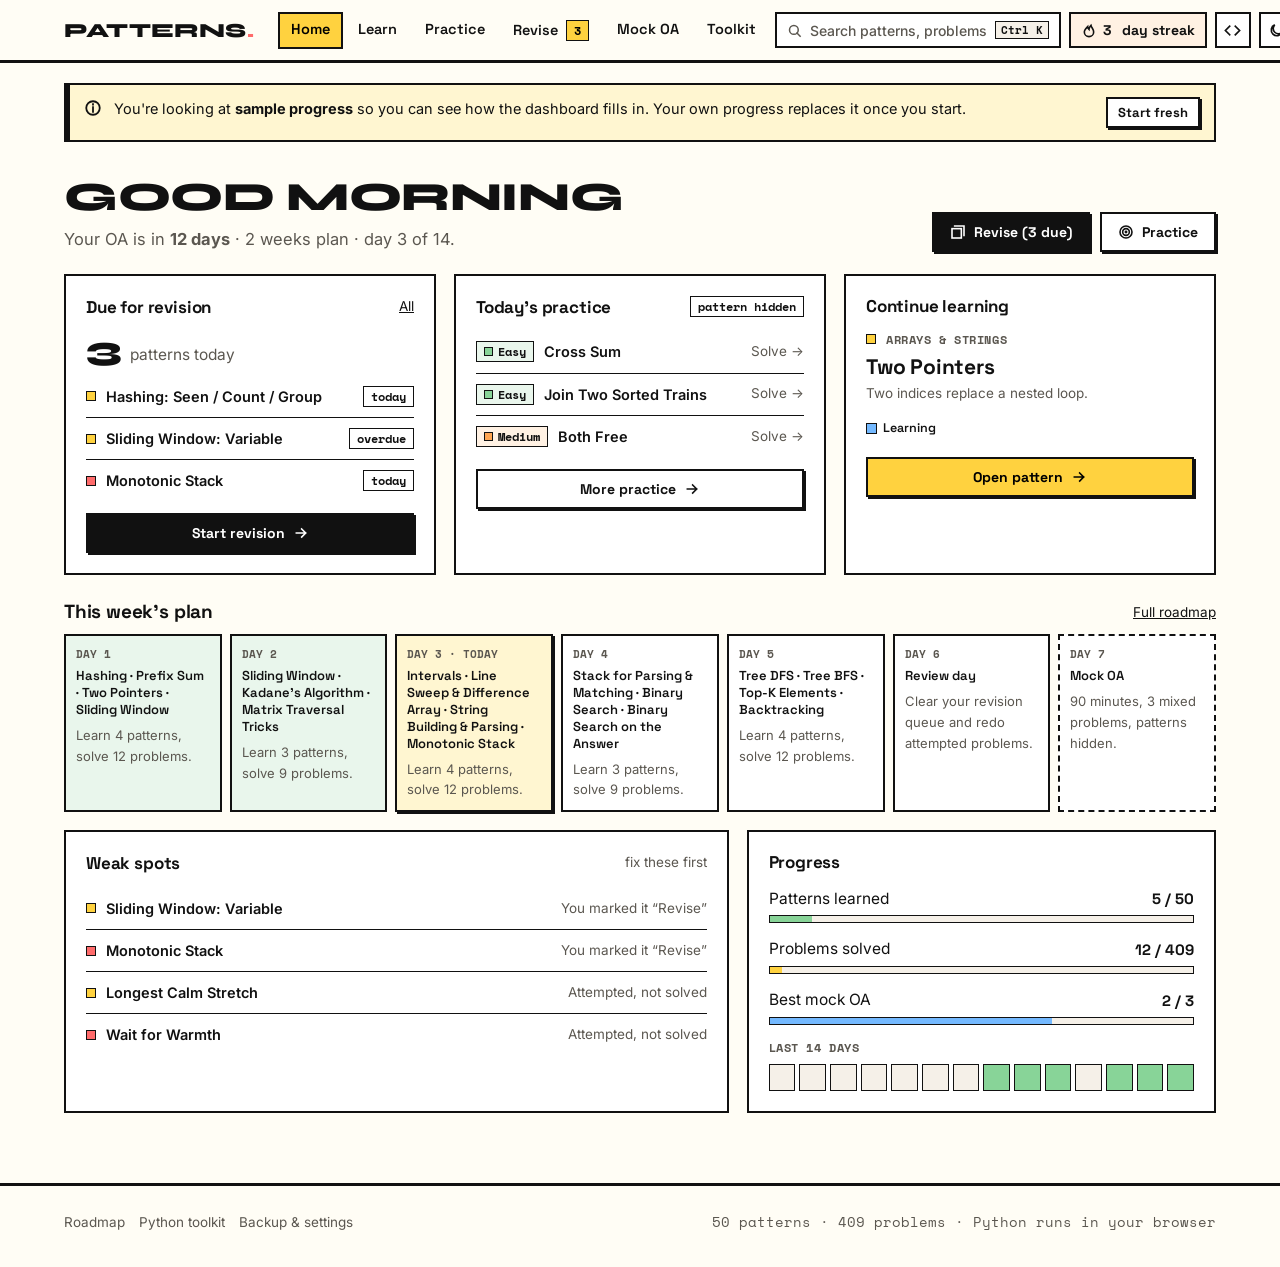
<file: index.html>
<!doctype html>
<html lang="en">
<head>
<meta charset="utf-8">
<meta name="viewport" content="width=device-width, initial-scale=1">
<link rel="manifest" href="manifest.json">
<meta name="theme-color" content="#FFD23F">
<link rel="icon" href="assets/icon-192.png">
<link rel="apple-touch-icon" href="assets/icon-192.png">
<title>Home — Patterns</title>
<link rel="stylesheet" href="assets/style.css">
<style>
  .dash { display: grid; grid-template-columns: repeat(12, minmax(0, 1fr)); gap: 18px; }
  .c4 { grid-column: span 4; } .c5 { grid-column: span 5; } .c7 { grid-column: span 7; } .c6 { grid-column: span 6; } .c12 { grid-column: span 12; }
  @media (max-width: 960px) { .c4, .c5, .c7, .c6 { grid-column: span 12; } }
  .li { display: flex; align-items: center; gap: 10px; padding: 9px 0; border-top: 1px solid var(--line); text-decoration: none; }
  .li:first-of-type { border-top: 0; }
  .li:hover .t { text-decoration: underline; }
  .li .t { font-weight: 600; font-size: 14.5px; }
  .li .r { margin-left: auto; }
  .due-n { display: flex; align-items: baseline; gap: 8px; margin-bottom: 8px; }
  .week { display: grid; grid-template-columns: repeat(7, minmax(0, 1fr)); gap: 8px; }
  .day { border: var(--b); padding: 10px; min-height: 108px; display: flex; flex-direction: column; gap: 6px; font-size: 13px; background: var(--surface); }
  .day .n { font: 700 11px var(--f-mono); text-transform: uppercase; color: var(--muted); }
  .day.today { background: var(--yellow-l); box-shadow: var(--sh-sm); }
  .day.done { background: var(--green-l); }
  .day.mock { border-style: dashed; }
  .day b { font: 600 13px/1.3 var(--f-head); }
  @media (max-width: 960px) { .week { grid-template-columns: repeat(2, minmax(0, 1fr)); } }
  .cal { display: grid; grid-template-columns: repeat(14, 1fr); gap: 4px; margin-top: 8px; }
  .cal i { aspect-ratio: 1; border: 1.5px solid var(--line); background: var(--bg-2); }
  .cal i.on { background: var(--green); }
  .stat-row { display: grid; grid-template-columns: 1fr auto; gap: 4px 12px; align-items: center; margin-bottom: 14px; }
  .stat-row .meter { grid-column: 1 / -1; }
  .stat-row b { font: 700 15px var(--f-head); }
  .onboard { padding: 26px; background: var(--yellow-l); border: var(--b3); }
  .onboard h2 { font: 800 26px var(--f-display); text-transform: uppercase; margin-bottom: 6px; }
  .plans { display: grid; grid-template-columns: repeat(4, minmax(0, 1fr)); gap: 10px; margin: 16px 0; }
  .plans label { border: var(--b); background: var(--surface); padding: 12px; cursor: pointer; display: block; position: relative; }
  .plans label:has(input:checked) { background: var(--yellow); color: #000; box-shadow: var(--sh-sm); }
  .plans input { position: absolute; opacity: 0; }
  .plans b { display: block; font: 700 15px var(--f-head); } .plans span { font-size: 13px; }
  @media (max-width: 760px) { .plans { grid-template-columns: 1fr 1fr; } }
</style>
<script src="data/catalog.js"></script>
<script src="data/index.js"></script>
<script src="assets/app.js"></script>
<script src="data/roadmap.js"></script>
</head>
<body data-page="home">
<main class="wrap">
  <div id="demo"></div>
  <div class="ph row" style="justify-content:space-between;align-items:end">
    <div><h1 id="hello">Today</h1><p id="sub"></p></div>
    <div class="row" id="topBtns"></div>
  </div>
  <div id="onboard"></div>
  <div class="dash" id="dash"></div>
</main>

<script>
document.addEventListener("DOMContentLoaded", () => {
  const $ = (s) => document.querySelector(s);
  const plan = Store.get("plan"), oa = Store.get("oaDate");

  if (isDemo()) $("#demo").innerHTML = `<div class="callout" style="margin-top:20px">${ICON.info}<p class="grow">You're looking at <b>sample progress</b> so you can see how the dashboard fills in. Your own progress replaces it once you start.</p><button class="btn sm" id="fresh">Start fresh</button></div>`;
  const fresh = $("#fresh"); if (fresh) fresh.onclick = () => { clearDemo(); location.reload(); };

  /* header */
  const h = new Date().getHours();
  $("#hello").textContent = h < 12 ? "Good morning" : h < 18 ? "Good afternoon" : "Good evening";
  const dayN = planDay(), planDays = plan ? buildPlan(plan) : null;
  $("#sub").innerHTML = oa != null
    ? `Your OA is in <b>${daysFromNow(oa)} days</b>${plan && dayN ? ` · ${PLANS[plan].label} plan · day ${Math.min(dayN, planDays.length)} of ${planDays.length}` : ""}.`
    : "Set your OA date to get a day-by-day plan.";
  const due = SRS.due();
  $("#topBtns").innerHTML = `<a class="btn ${due.length ? "primary" : ""}" href="revise.html">${ICON.cards} Revise${due.length ? ` (${due.length} due)` : ""}</a><a class="btn" href="practice.html">${ICON.target} Practice</a>`;

  /* first visit: set an OA date and plan */
  if (oa == null) {
    $("#onboard").innerHTML = `<div class="onboard" style="margin-bottom:22px"><h2>Let's plan your prep</h2><p class="muted">Pick when your OA is and how long you have. You'll get a day-by-day plan, and revision gets scheduled for you.</p>
      <div class="plans">${Object.entries(PLANS).map(([k, p]) => `<label><input type="radio" name="plan" value="${k}" ${k === "2w" ? "checked" : ""}><b>${p.label}</b><span class="muted">${p.blurb}</span></label>`).join("")}</div>
      <div class="row"><label class="row small">OA date <input class="input" type="date" id="oaIn"></label><button class="btn primary" id="go">Build my plan ${ICON.arrow}</button><a class="btn ghost" href="learn.html">Skip, just browse patterns</a></div></div>`;
    $("#go").onclick = () => {
      const k = document.querySelector("input[name=plan]:checked").value, v = $("#oaIn").value;
      const oaDay = v ? Math.floor(new Date(v + "T12:00").getTime() / 864e5) : today() + PLANS[k].days;
      Store.set("plan", k); Store.set("oaDate", oaDay); Store.set("planStart", today()); location.reload();
    };
  }

  /* cards */
  const P = (id) => patternOf(id), sw = (id) => `<span class="sw" style="background:var(--${groupOf(P(id).group).color})"></span>`;
  const unsolved = PROBLEMS.filter((p) => !Progress.prob(p.id) || Progress.prob(p.id).s !== "solved");
  const hsh = (s) => [...s].reduce((h, c) => (h * 31 + c.charCodeAt(0)) >>> 0, today());
  const todays = []; unsolved.slice().sort((a, b) => hsh(a.id) - hsh(b.id)).forEach((p) => { if (todays.length < 3 && !todays.some((t) => t.pat === p.pat)) todays.push(p); });
  const last = P(Store.get("last", "two-pointers"));
  const weak = [
    ...CATALOG.filter((p) => Progress.status(p.id) === 3).map((p) => ({ href: patternUrl(p.id), t: p.title, why: "You marked it “Revise”", id: p.id })),
    ...PROBLEMS.filter((p) => Progress.prob(p.id)?.s === "attempted").map((p) => ({ href: problemUrl(p), t: p.title, why: "Attempted, not solved", id: p.pat }))
  ].slice(0, 5);
  const learned = CATALOG.filter((p) => Progress.status(p.id) === 2).length;
  const solved = PROBLEMS.filter((p) => Progress.prob(p.id)?.s === "solved").length;
  const mocks = Store.get("mocks", []);
  const best = mocks.length ? Math.max(...mocks.map((m) => m.score)) : null;
  const days = new Set(Store.get("days", []));

  let week = "";
  if (planDays && dayN) {
    const d0 = Math.max(1, dayN - ((dayN - 1) % 7));
    week = planDays.slice(d0 - 1, d0 + 6).map((x) => `<a class="day ${x.d === dayN ? "today" : ""} ${x.d < dayN ? "done" : ""} ${x.type === "mock" ? "mock" : ""}" href="${x.type === "mock" ? "mock.html" : x.type === "review" ? "revise.html" : patternUrl(x.pats[0])}" style="text-decoration:none">
      <span class="n">Day ${x.d}${x.d === dayN ? " · today" : ""}</span><b>${x.title}</b><span class="muted">${x.note}</span></a>`).join("");
  }

  $("#dash").innerHTML = `
    <section class="card c4"><div class="card-h"><h3>Due for revision</h3><a class="small" href="revise.html">All</a></div>
      <div class="due-n"><span class="big-n">${due.length}</span><span class="muted">pattern${due.length === 1 ? "" : "s"} today</span></div>
      ${due.length ? due.slice(0, 4).map((p) => `<a class="li" href="revise.html">${sw(p.id)}<span class="t">${p.title}</span><span class="r tag">${SRS.get(p.id).due < today() ? "overdue" : "today"}</span></a>`).join("") + `<a class="btn primary" style="width:100%;margin-top:12px" href="revise.html">Start revision ${ICON.arrow}</a>`
        : `<div class="empty">Nothing due. ${SRS.upcoming(1).length ? `Next: ${SRS.upcoming(1)[0].title} in ${daysFromNow(SRS.get(SRS.upcoming(1)[0].id).due)} days.` : "Mark a pattern “Learned” to schedule it."}</div>`}
    </section>

    <section class="card c4"><div class="card-h"><h3>Today's practice</h3><span class="tag">pattern hidden</span></div>
      ${todays.map((p) => `<a class="li" href="${problemUrl(p)}"><span class="tag ${p.d.toLowerCase()}">${p.d}</span><span class="t">${p.title}</span><span class="r muted small">Solve →</span></a>`).join("")}
      <a class="btn" style="width:100%;margin-top:12px" href="practice.html">More practice ${ICON.arrow}</a>
    </section>

    <section class="card c4"><div class="card-h"><h3>Continue learning</h3></div>
      <div class="row" style="margin-bottom:6px">${sw(last.id)}<span class="lab">${groupOf(last.group).name}</span></div>
      <h3 style="font-size:21px;margin-bottom:4px">${last.title}</h3>
      <p class="muted small">${last.sub}</p>
      <span class="status ${STATUS_CLS[Progress.status(last.id)]}">${STATUS[Progress.status(last.id)]}</span>
      <a class="btn yellow" style="width:100%;margin-top:16px" href="${patternUrl(last.id)}">Open pattern ${ICON.arrow}</a>
    </section>

    ${week ? `<section class="c12"><div class="card-h" style="margin:8px 0 10px"><h3 style="font-size:19px">This week's plan</h3><a class="small" href="roadmap.html">Full roadmap</a></div><div class="week">${week}</div></section>` : ""}

    <section class="card c7"><div class="card-h"><h3>Weak spots</h3><span class="muted small">fix these first</span></div>
      ${weak.length ? weak.map((w) => `<a class="li" href="${w.href}">${sw(w.id)}<span class="t">${w.t}</span><span class="r muted small">${w.why}</span></a>`).join("") : `<div class="empty">No weak spots yet. They show up when you mark a pattern “Revise” or leave a problem unsolved.</div>`}
    </section>

    <section class="card c5"><div class="card-h"><h3>Progress</h3></div>
      <div class="stat-row"><span>Patterns learned</span><b>${learned} / ${CATALOG.length}</b><div class="meter"><i style="width:${learned / CATALOG.length * 100}%"></i></div></div>
      <div class="stat-row"><span>Problems solved</span><b>${solved} / ${PROBLEMS.length}</b><div class="meter y"><i style="width:${solved / PROBLEMS.length * 100}%"></i></div></div>
      <div class="stat-row"><span>Best mock OA</span><b>${best != null ? best + " / 3" : "—"}</b><div class="meter b"><i style="width:${best != null ? best / 3 * 100 : 0}%"></i></div></div>
      <div class="lab" style="margin-top:6px">Last 14 days</div>
      <div class="cal">${Array.from({ length: 14 }, (_, i) => `<i class="${days.has(today() - 13 + i) ? "on" : ""}" title="${13 - i} days ago"></i>`).join("")}</div>
    </section>
  `;
});
</script>
</body>
</html>
</file>
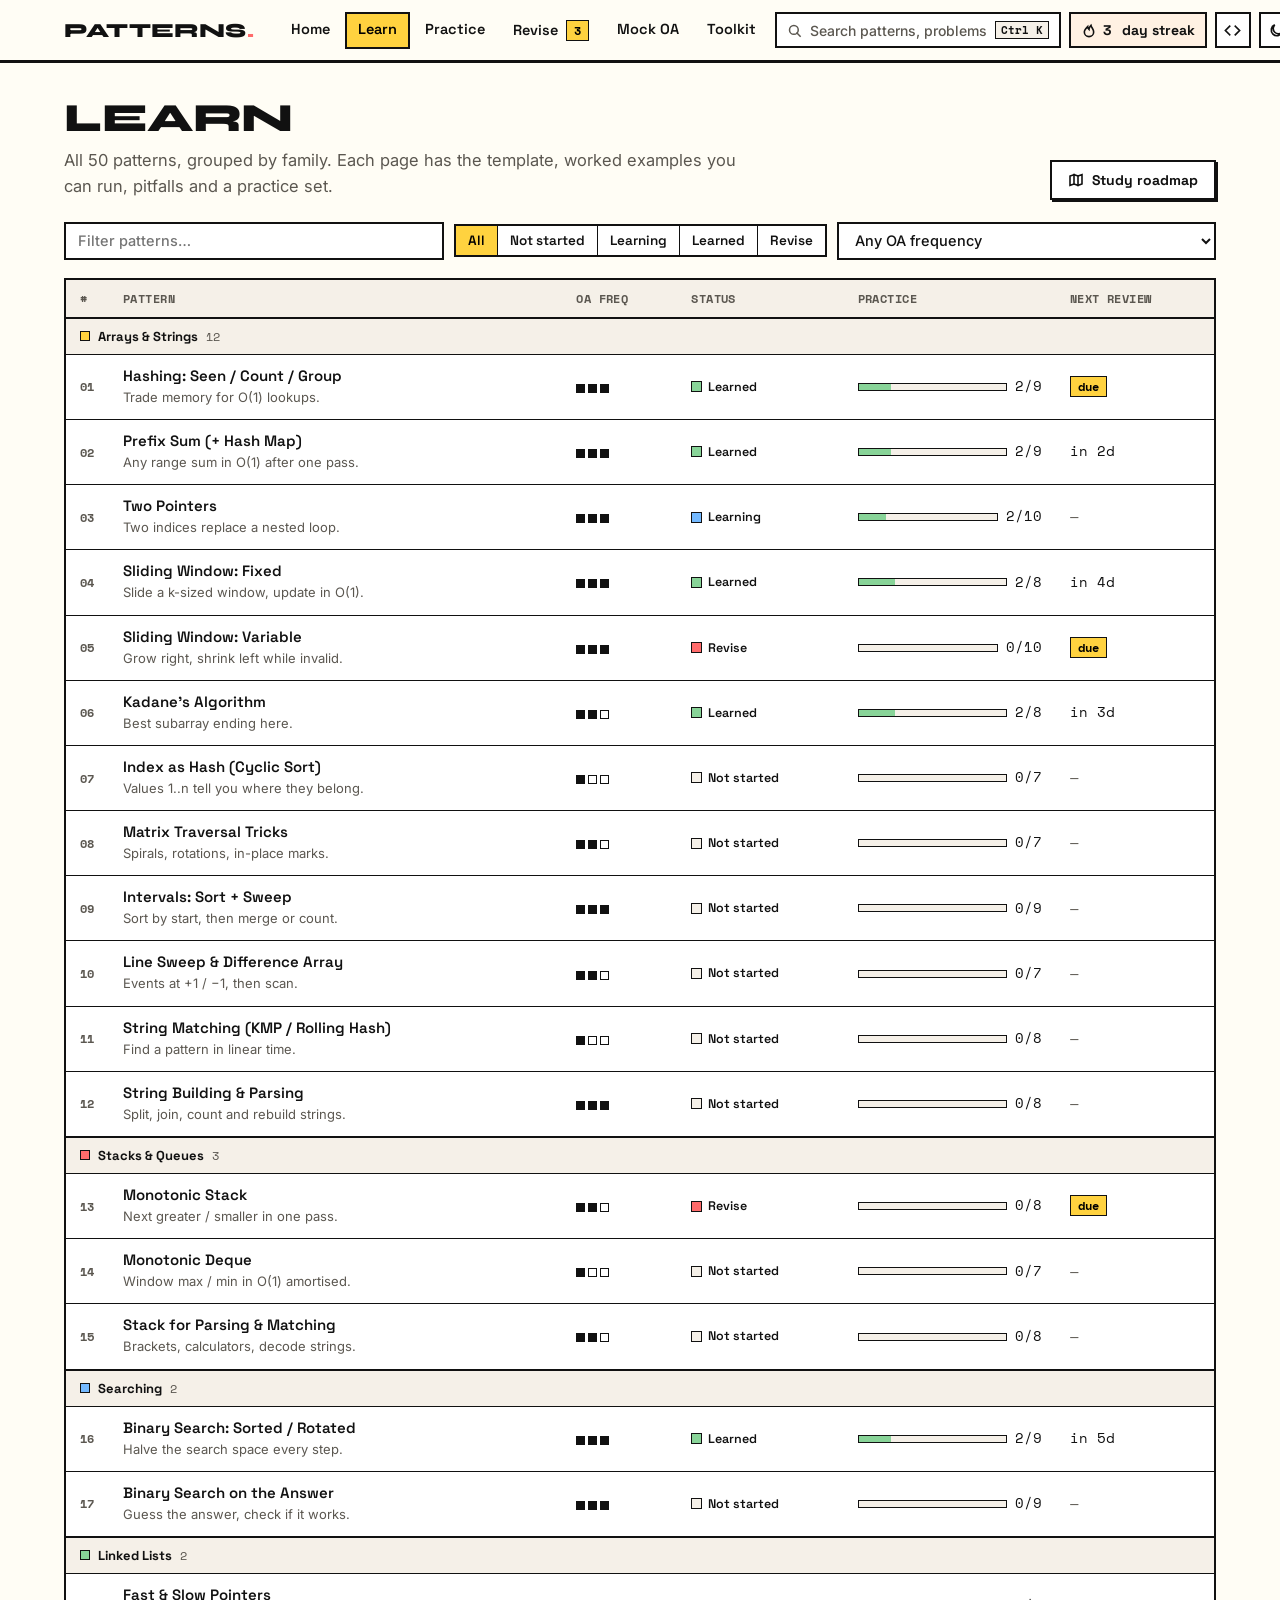
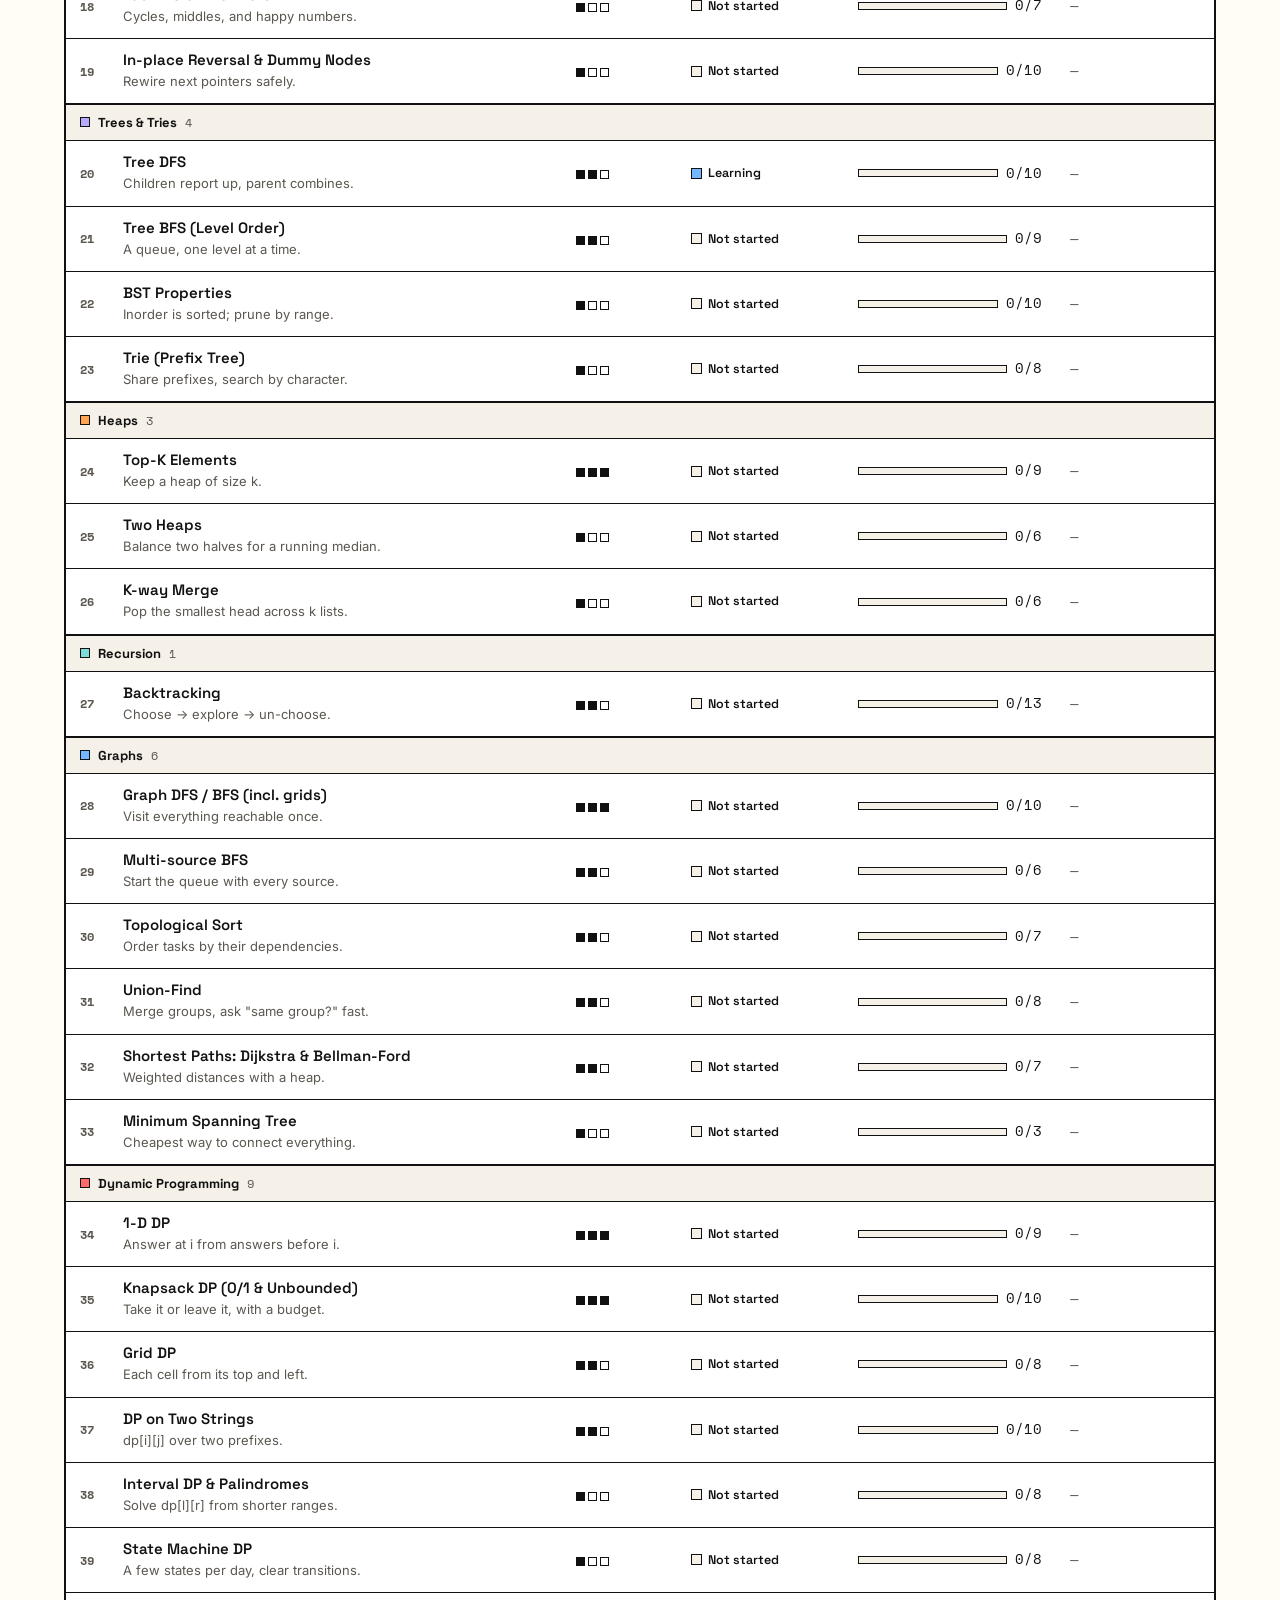
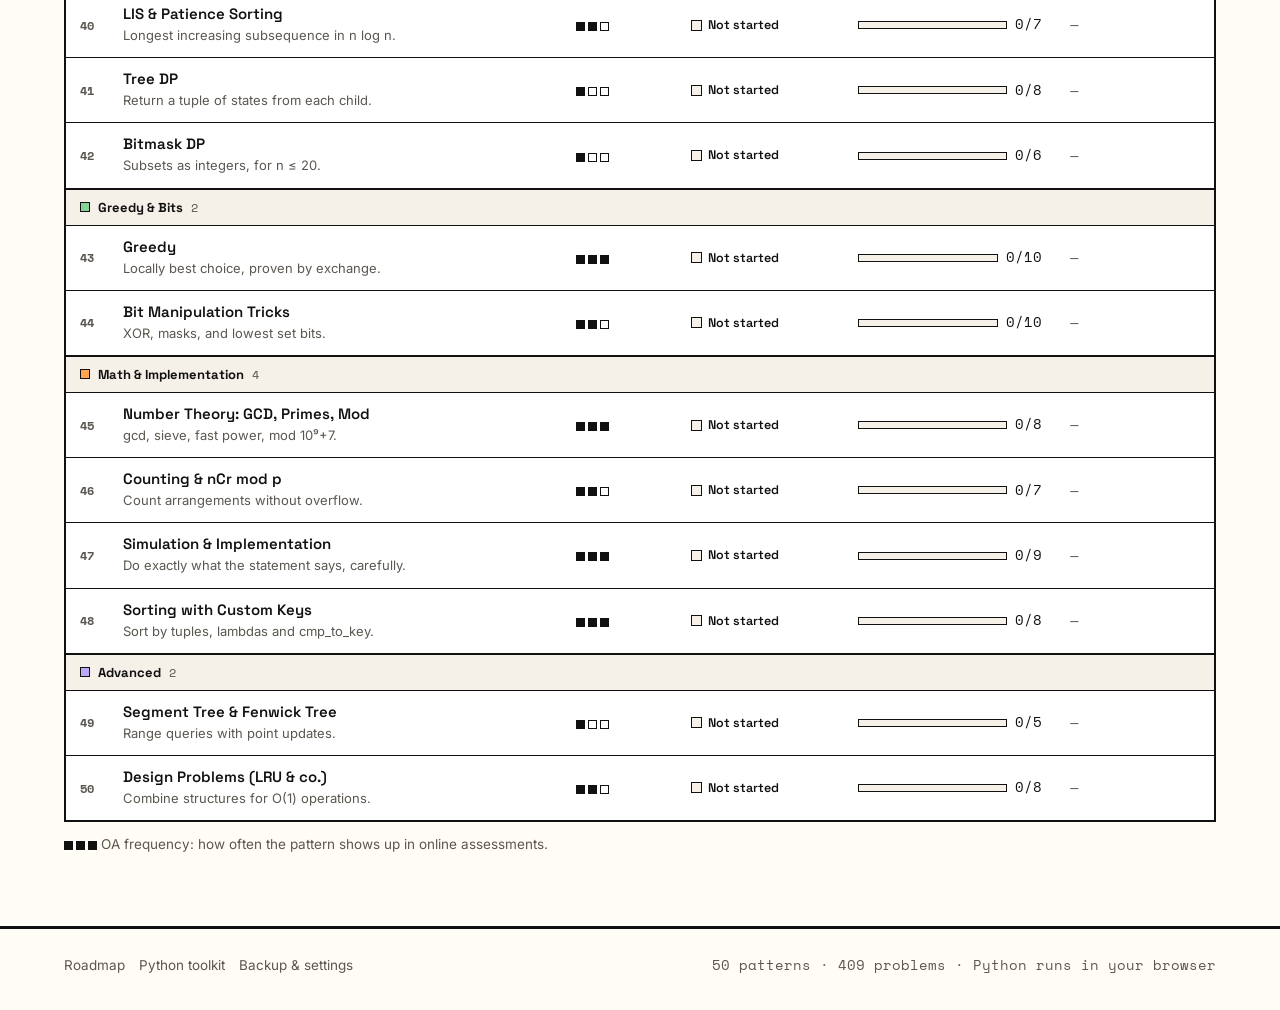
<file: learn.html>
<!doctype html>
<html lang="en">
<head>
<meta charset="utf-8">
<meta name="viewport" content="width=device-width, initial-scale=1">
<link rel="manifest" href="manifest.json">
<meta name="theme-color" content="#FFD23F">
<link rel="icon" href="assets/icon-192.png">
<link rel="apple-touch-icon" href="assets/icon-192.png">
<title>Learn — Patterns</title>
<link rel="stylesheet" href="assets/style.css">
<style>
  .bar { display: flex; gap: 10px; flex-wrap: wrap; align-items: center; margin-bottom: 18px; }
  .bar .input { flex: 1; min-width: 200px; }
  .grp td { background: var(--bg-2) !important; padding: 9px 14px; font: 700 13px var(--f-head); border-top: var(--b) !important; }
  .grp .cnt { font: 400 12px var(--f-mono); color: var(--muted); margin-left: 8px; }
  .pt { text-decoration: none; display: block; }
  .pt b { font: 600 15px var(--f-head); display: block; }
  .pt span { font-size: 13px; color: var(--muted); }
  .pt:hover b { text-decoration: underline; }
  .freq { display: inline-flex; gap: 3px; vertical-align: middle; }
  .freq i { width: 9px; height: 9px; border: 1.5px solid var(--line); }
  .freq i.on { background: var(--ink); border-color: var(--ink); }
  .pm { display: flex; align-items: center; gap: 8px; min-width: 120px; } .pm .meter { flex: 1; }
  .num { font: 700 12px var(--f-mono); color: var(--muted); }
  @media (max-width: 760px) { .hide-m { display: none; } }
  .soon { font: 700 10.5px var(--f-mono); color: var(--muted); border: 1px dashed var(--line); padding: 0 5px; margin-left: 6px; }
</style>
<script src="data/catalog.js"></script>
<script src="data/index.js"></script>
<script src="assets/app.js"></script>
</head>
<body data-page="learn">
<main class="wrap">
  <div class="ph row" style="justify-content:space-between;align-items:end">
    <div><h1>Learn</h1><p>All 50 patterns, grouped by family. Each page has the template, worked examples you can run, pitfalls and a practice set.</p></div>
    <a class="btn" href="roadmap.html">${ICON}</a>
  </div>
  <div class="bar">
    <input class="input" id="q" placeholder="Filter patterns…" aria-label="Filter patterns">
    <div class="seg" id="st"><button class="on" data-v="all">All</button><button data-v="0">Not started</button><button data-v="1">Learning</button><button data-v="2">Learned</button><button data-v="3">Revise</button></div>
    <select class="input" id="fq" aria-label="OA frequency"><option value="0">Any OA frequency</option><option value="3">High only</option><option value="2">Medium and up</option></select>
  </div>
  <div class="tscroll"><table class="tbl" id="tbl"></table></div>
  <p class="muted small" style="margin-top:12px"><span class="freq"><i class="on"></i><i class="on"></i><i class="on"></i></span> OA frequency: how often the pattern shows up in online assessments.</p>
</main>
<script>
document.addEventListener("DOMContentLoaded", () => {
  const $ = (s) => document.querySelector(s);
  document.querySelector(".ph a.btn").innerHTML = `${ICON.map} Study roadmap`;
  let st = "all";
  const freq = (n) => `<span class="freq" title="${FREQ[n]} OA frequency">${[1, 2, 3].map((i) => `<i class="${i <= n ? "on" : ""}"></i>`).join("")}</span>`;
  function draw() {
    const q = $("#q").value.toLowerCase(), fq = +$("#fq").value;
    let html = `<thead><tr><th style="width:44px">#</th><th>Pattern</th><th class="hide-m">OA freq</th><th>Status</th><th class="hide-m">Practice</th><th class="hide-m">Next review</th></tr></thead><tbody>`;
    let any = false;
    GROUPS.forEach((g) => {
      const ps = CATALOG.filter((p) => p.group === g.id && (!q || (p.title + p.sub).toLowerCase().includes(q)) && (st === "all" || Progress.status(p.id) === +st) && p.freq >= fq);
      if (!ps.length) return; any = true;
      html += `<tr class="grp"><td colspan="6"><span class="sw" style="background:var(--${g.color});margin-right:8px"></span>${g.name}<span class="cnt">${ps.length}</span></td></tr>`;
      ps.forEach((p) => {
        const probs = PROBLEMS.filter((x) => x.pat === p.id), done = probs.filter((x) => Progress.prob(x.id)?.s === "solved").length;
        const c = SRS.get(p.id), s = Progress.status(p.id);
        const next = !c ? `<span class="muted">—</span>` : c.due <= today() ? `<span class="tag y">due</span>` : `in ${daysFromNow(c.due)}d`;
        html += `<tr><td class="num">${String(p.num).padStart(2, "0")}</td>
          <td><a class="pt" href="${patternUrl(p.id)}"><b>${p.title}${READY.has(p.id) ? "" : '<span class="soon">draft</span>'}</b><span>${p.sub}</span></a></td>
          <td class="hide-m">${freq(p.freq)}</td><td><span class="status ${STATUS_CLS[s]}">${STATUS[s]}</span></td>
          <td class="hide-m"><div class="pm"><div class="meter"><i style="width:${Math.min(100, done / p.n * 100)}%"></i></div><span class="mono small">${done}/${p.n}</span></div></td>
          <td class="hide-m mono small">${next}</td></tr>`;
      });
    });
    $("#tbl").innerHTML = html + (any ? "" : `<tr><td colspan="6"><div class="empty">No pattern matches these filters.</div></td></tr>`) + "</tbody>";
  }
  $("#q").oninput = draw; $("#fq").onchange = draw;
  $("#st").onclick = (e) => { const b = e.target.closest("button"); if (!b) return; st = b.dataset.v; $("#st").querySelectorAll("button").forEach((x) => x.classList.toggle("on", x === b)); draw(); };
  draw();
});
</script>
</body>
</html>
</file>
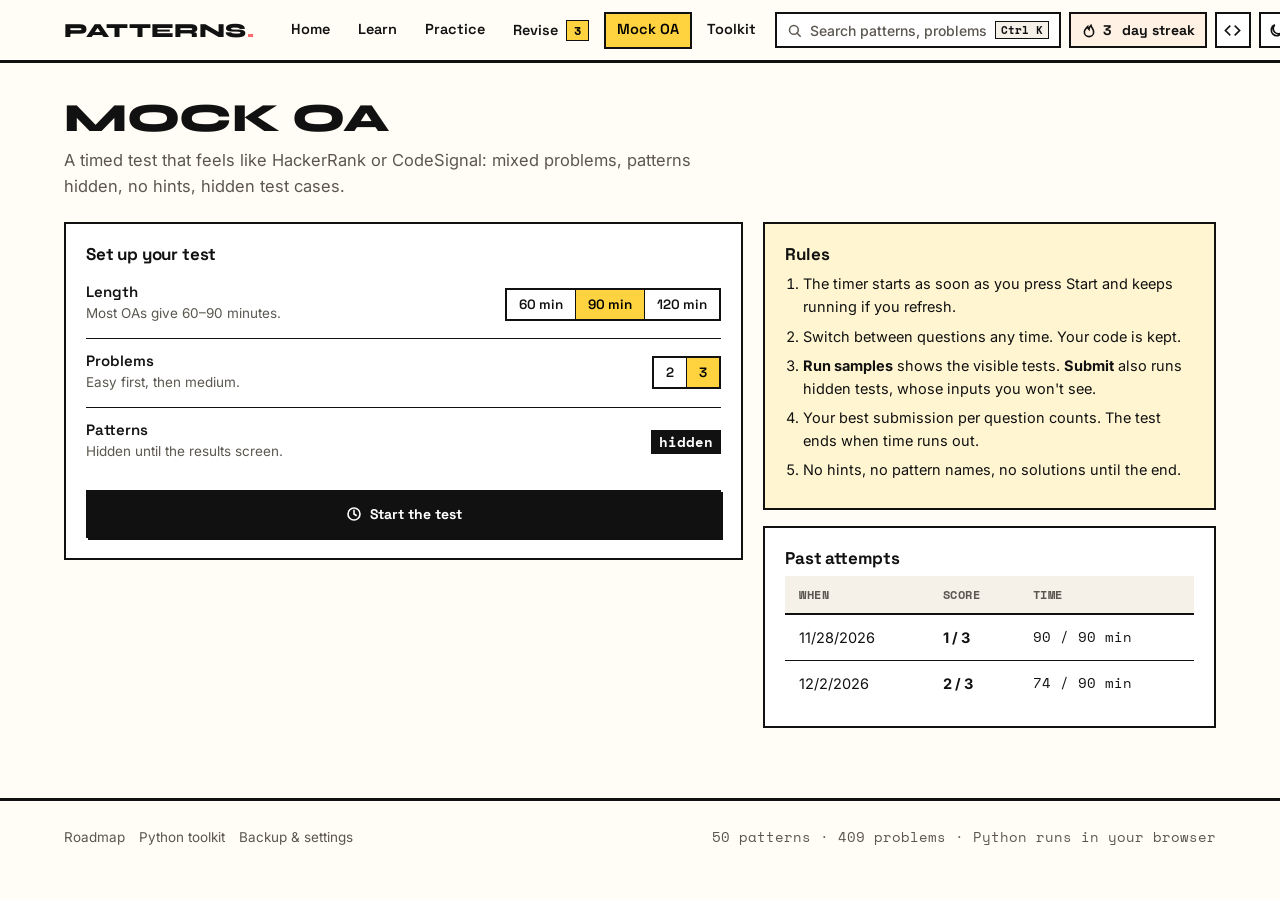
<file: mock.html>
<!doctype html>
<html lang="en">
<head>
<meta charset="utf-8">
<meta name="viewport" content="width=device-width, initial-scale=1">
<link rel="manifest" href="manifest.json">
<meta name="theme-color" content="#FFD23F">
<link rel="icon" href="assets/icon-192.png">
<link rel="apple-touch-icon" href="assets/icon-192.png">
<title>Mock OA — Patterns</title>
<link rel="stylesheet" href="assets/style.css">
<style>
  .setup { display: grid; grid-template-columns: minmax(0, 1.2fr) minmax(0, .8fr); gap: 20px; align-items: start; }
  @media (max-width: 900px) { .setup { grid-template-columns: 1fr; } }
  .opt-row { display: flex; justify-content: space-between; align-items: center; gap: 12px; padding: 12px 0; border-top: 1px solid var(--line); flex-wrap: wrap; }
  .opt-row:first-of-type { border-top: 0; }
  .opt-row b { font: 600 15px var(--f-head); display: block; } .opt-row span { font-size: 13.5px; color: var(--muted); }
  .rules { margin: 0; padding-left: 18px; font-size: 14.5px; } .rules li { margin-bottom: 6px; }
  .testbar { position: sticky; top: 60px; z-index: 30; background: #111; color: #fff; display: flex; align-items: center; gap: 8px; padding: 8px 16px; border-bottom: var(--b3); flex-wrap: wrap; }
  .testbar .q { padding: 6px 12px; border: 2px solid #555; background: transparent; color: #fff; font: 600 13.5px var(--f-head); cursor: pointer; display: flex; gap: 8px; align-items: center; }
  .testbar .q.on { background: var(--yellow); color: #000; border-color: var(--yellow); }
  .testbar .q i { width: 9px; height: 9px; border: 1.5px solid currentColor; }
  .testbar .q i.pass { background: var(--green); } .testbar .q i.part { background: var(--orange); }
  .timer { margin-left: auto; font: 700 20px var(--f-mono); padding: 2px 10px; border: 2px solid #fff; display: flex; gap: 8px; align-items: center; }
  .timer svg { width: 18px; height: 18px; }
  .timer.low { background: var(--pink); color: #000; border-color: var(--pink); }
  .test .split { height: calc(100vh - 116px); }
  .score { display: flex; gap: 22px; align-items: center; flex-wrap: wrap; }
  .score .big { font: 800 64px/1 var(--f-display); }
  .qres { display: grid; grid-template-columns: auto minmax(0, 1fr) auto; gap: 14px; align-items: center; padding: 14px 0; border-top: 1px solid var(--line); }
  .qres:first-of-type { border-top: 0; }
  .qres .n { width: 34px; height: 34px; display: grid; place-items: center; border: var(--b); font: 700 14px var(--f-mono); }
  .qres .n.pass { background: var(--green); color: #000; } .qres .n.fail { background: var(--pink); color: #000; }
</style>
<script src="data/catalog.js"></script>
<script src="data/index.js"></script>
<script src="assets/app.js"></script>
<script src="assets/editor.js"></script>
<script src="assets/judge.js"></script>
<script src="assets/scratch.js"></script>
<script src="assets/solve.js"></script>
</head>
<body data-page="mock">
<div id="app"></div>
<script>
document.addEventListener("DOMContentLoaded", () => {
  const app = document.getElementById("app");
  const fmt = (s) => `${String(Math.floor(s / 60)).padStart(2, "0")}:${String(s % 60).padStart(2, "0")}`;
  const pick = (n) => {
    // OA-style: one easy warm-up, then mediums, from different (mostly high-frequency) patterns
    const shuffle = (a) => a.map((x) => [Math.random(), x]).sort((x, y) => x[0] - y[0]).map((x) => x[1]);
    const often = (p) => patternOf(p.pat).freq >= 2;
    const easy = shuffle(PROBLEMS.filter((p) => p.d === "Easy" && often(p)));
    const med = shuffle(PROBLEMS.filter((p) => p.d === "Medium" && often(p)));
    const pick = [easy[0]];
    for (const p of med) { if (pick.length >= n) break; if (!pick.some((q) => q.pat === p.pat)) pick.push(p); }
    return pick.filter(Boolean).map((p) => p.id);
  };

  /* ---------- 1. setup ---------- */
  function setup() {
    document.body.dataset.nofoot = "";
    const mocks = Store.get("mocks", []);
    app.innerHTML = `<main class="wrap"><div class="ph"><h1>Mock OA</h1><p>A timed test that feels like HackerRank or CodeSignal: mixed problems, patterns hidden, no hints, hidden test cases.</p></div>
      <div class="setup"><div class="card"><h3 style="margin-bottom:6px">Set up your test</h3>
        <div class="opt-row"><div><b>Length</b><span>Most OAs give 60–90 minutes.</span></div><div class="seg" id="len"><button data-v="60">60 min</button><button data-v="90" class="on">90 min</button><button data-v="120">120 min</button></div></div>
        <div class="opt-row"><div><b>Problems</b><span>Easy first, then medium.</span></div><div class="seg" id="cnt"><button data-v="2">2</button><button data-v="3" class="on">3</button></div></div>
        <div class="opt-row"><div><b>Patterns</b><span>Hidden until the results screen.</span></div><span class="tag solid">hidden</span></div>
        <button class="btn primary" id="start" style="width:100%;margin-top:14px;padding:13px">${ICON.clock} Start the test</button></div>
        <div><div class="card" style="background:var(--yellow-l);margin-bottom:16px"><h3 style="margin-bottom:8px">Rules</h3><ol class="rules">
          <li>The timer starts as soon as you press Start and keeps running if you refresh.</li><li>Switch between questions any time. Your code is kept.</li>
          <li><b>Run samples</b> shows the visible tests. <b>Submit</b> also runs hidden tests, whose inputs you won't see.</li>
          <li>Your best submission per question counts. The test ends when time runs out.</li><li>No hints, no pattern names, no solutions until the end.</li></ol></div>
          <div class="card"><h3 style="margin-bottom:8px">Past attempts</h3>${mocks.length ? `<table class="tbl" style="border:0"><thead><tr><th>When</th><th>Score</th><th>Time</th></tr></thead><tbody>${mocks.slice().reverse().map((m) => `<tr><td>${new Date(m.when).toLocaleDateString()}</td><td><b>${m.score} / ${m.of}</b></td><td class="mono small">${m.mins} / ${m.len} min</td></tr>`).join("")}</tbody></table>` : `<p class="muted small" style="margin:0">No attempts yet.</p>`}</div></div></div></main>`;
    let len = 90, cnt = 3;
    const seg = (id, set) => { const el = document.getElementById(id); el.onclick = (e) => { const b = e.target.closest("button"); if (!b) return; set(+b.dataset.v); el.querySelectorAll("button").forEach((x) => x.classList.toggle("on", x === b)); }; };
    seg("len", (v) => (len = v)); seg("cnt", (v) => (cnt = v));
    document.getElementById("start").onclick = () => {
      const ids = pick(cnt);
      ids.forEach((id) => Store.set("code:mock:" + id, undefined));
      Store.set("mockActive", { ids, start: Date.now(), len, res: {} });
      test();
    };
  }

  /* ---------- 2. the test ---------- */
  let tick;
  function test() {
    const T = Store.get("mockActive");
    app.innerHTML = `<div class="test"><div class="testbar">${T.ids.map((id, i) => `<button class="q ${i ? "" : "on"}" data-i="${i}"><i class="${state(T, id)}"></i>Question ${i + 1}</button>`).join("")}
      <span class="timer" id="timer">${ICON.clock}<span></span></span><button class="btn sm yellow" id="finish">Finish test</button></div>
      ${T.ids.map((id, i) => `<div class="ws ${i ? "hide" : ""}" data-ws="${i}"></div>`).join("")}</div>`;
    T.ids.forEach((id, i) => mountSolve(app.querySelector(`[data-ws="${i}"]`), id, { mock: true, onSubmit: (ok, summary) => {
      const A = Store.get("mockActive"); const prev = A.res[id];
      if (!prev || !prev.ok) A.res[id] = { ok, summary, at: Date.now() };
      Store.set("mockActive", A); paintTabs();
    } }));
    app.querySelector(".testbar").onclick = (e) => { const b = e.target.closest(".q"); if (!b) return; app.querySelectorAll(".q").forEach((x) => x.classList.toggle("on", x === b)); app.querySelectorAll(".ws").forEach((w) => w.classList.toggle("hide", w.dataset.ws !== b.dataset.i)); };
    document.getElementById("finish").onclick = () => { if (confirm("Finish the test now? You can't go back.")) results(); };
    const tEl = document.querySelector("#timer span");
    const upd = () => { const left = Math.max(0, Math.round((T.start + T.len * 6e4 - Date.now()) / 1000)); tEl.textContent = fmt(left); document.getElementById("timer").classList.toggle("low", left < 300); if (!left) results(); };
    upd(); clearInterval(tick); tick = setInterval(upd, 1000);
    addEventListener("beforeunload", warn);
  }
  const warn = (e) => { e.preventDefault(); e.returnValue = ""; };
  const state = (T, id) => (T.res[id] ? (T.res[id].ok ? "pass" : "part") : "");
  function paintTabs() { const T = Store.get("mockActive"); app.querySelectorAll(".q").forEach((b, i) => (b.querySelector("i").className = state(T, T.ids[i]))); }

  /* ---------- 3. results ---------- */
  function results() {
    clearInterval(tick); removeEventListener("beforeunload", warn); PyRunner.stop();
    const T = Store.get("mockActive"); if (!T) return setup();
    const score = T.ids.filter((id) => T.res[id]?.ok).length;
    const mins = Math.min(T.len, Math.round((Date.now() - T.start) / 6e4));
    const mocks = Store.get("mocks", []); mocks.push({ when: Date.now(), score, of: T.ids.length, mins, len: T.len }); Store.set("mocks", mocks.slice(-30));
    Store.set("mockActive", undefined);
    const weak = [];
    T.ids.forEach((id) => { const r = T.res[id]; Progress.setProb(id, { s: r?.ok ? "solved" : "attempted" }); if (!r?.ok) weak.push(PROBLEMS.find((p) => p.id === id).pat); });
    app.innerHTML = `<main class="wrap"><div class="ph"><h1>Results</h1></div>
      <div class="card" style="margin-bottom:18px"><div class="score"><div class="big">${score}/${T.ids.length}</div><div><b style="font:700 18px var(--f-head)">${score === T.ids.length ? "Full marks. Try a longer or harder set next." : score ? "Good progress. Fix the misses below." : "Tough one. Learn the patterns below, then retry."}</b>
        <div class="muted">${mins} of ${T.len} minutes used</div></div></div></div>
      <div class="card"><h3 style="margin-bottom:6px">Question by question</h3>${T.ids.map((id, i) => { const p = PROBLEMS.find((x) => x.id === id), r = T.res[id], pat = patternOf(p.pat);
        return `<div class="qres"><span class="n ${r?.ok ? "pass" : "fail"}">${i + 1}</span><div><b style="font-weight:600">${p.title}</b> <span class="tag ${p.d.toLowerCase()}">${p.d}</span>
          <div class="small muted">${r ? (r.ok ? "Accepted" : "Best: " + r.summary + " tests") : "Not submitted"} · Pattern: <a href="${patternUrl(pat.id)}">${pat.title}</a></div></div>
          <a class="btn sm" href="solve.html#${id}">Review with hints</a></div>`; }).join("")}</div>
      <div class="row" style="margin-top:18px">${weak.length ? `<button class="btn primary" id="addRev">${ICON.cards} Add ${weak.length} missed pattern${weak.length > 1 ? "s" : ""} to today's revision</button>` : ""}<button class="btn" id="again">Take another mock</button><a class="btn ghost" href="index.html">Back to home</a></div></main>`;
    const add = document.getElementById("addRev");
    if (add) add.onclick = () => { weak.forEach((id) => { Store.set("st:" + id, 3); SRS.schedule(id, 0); }); add.disabled = true; toast("Added to today's revision"); };
    document.getElementById("again").onclick = setup;
  }

  Store.get("mockActive") ? test() : setup();
});
</script>
</body>
</html>
</file>
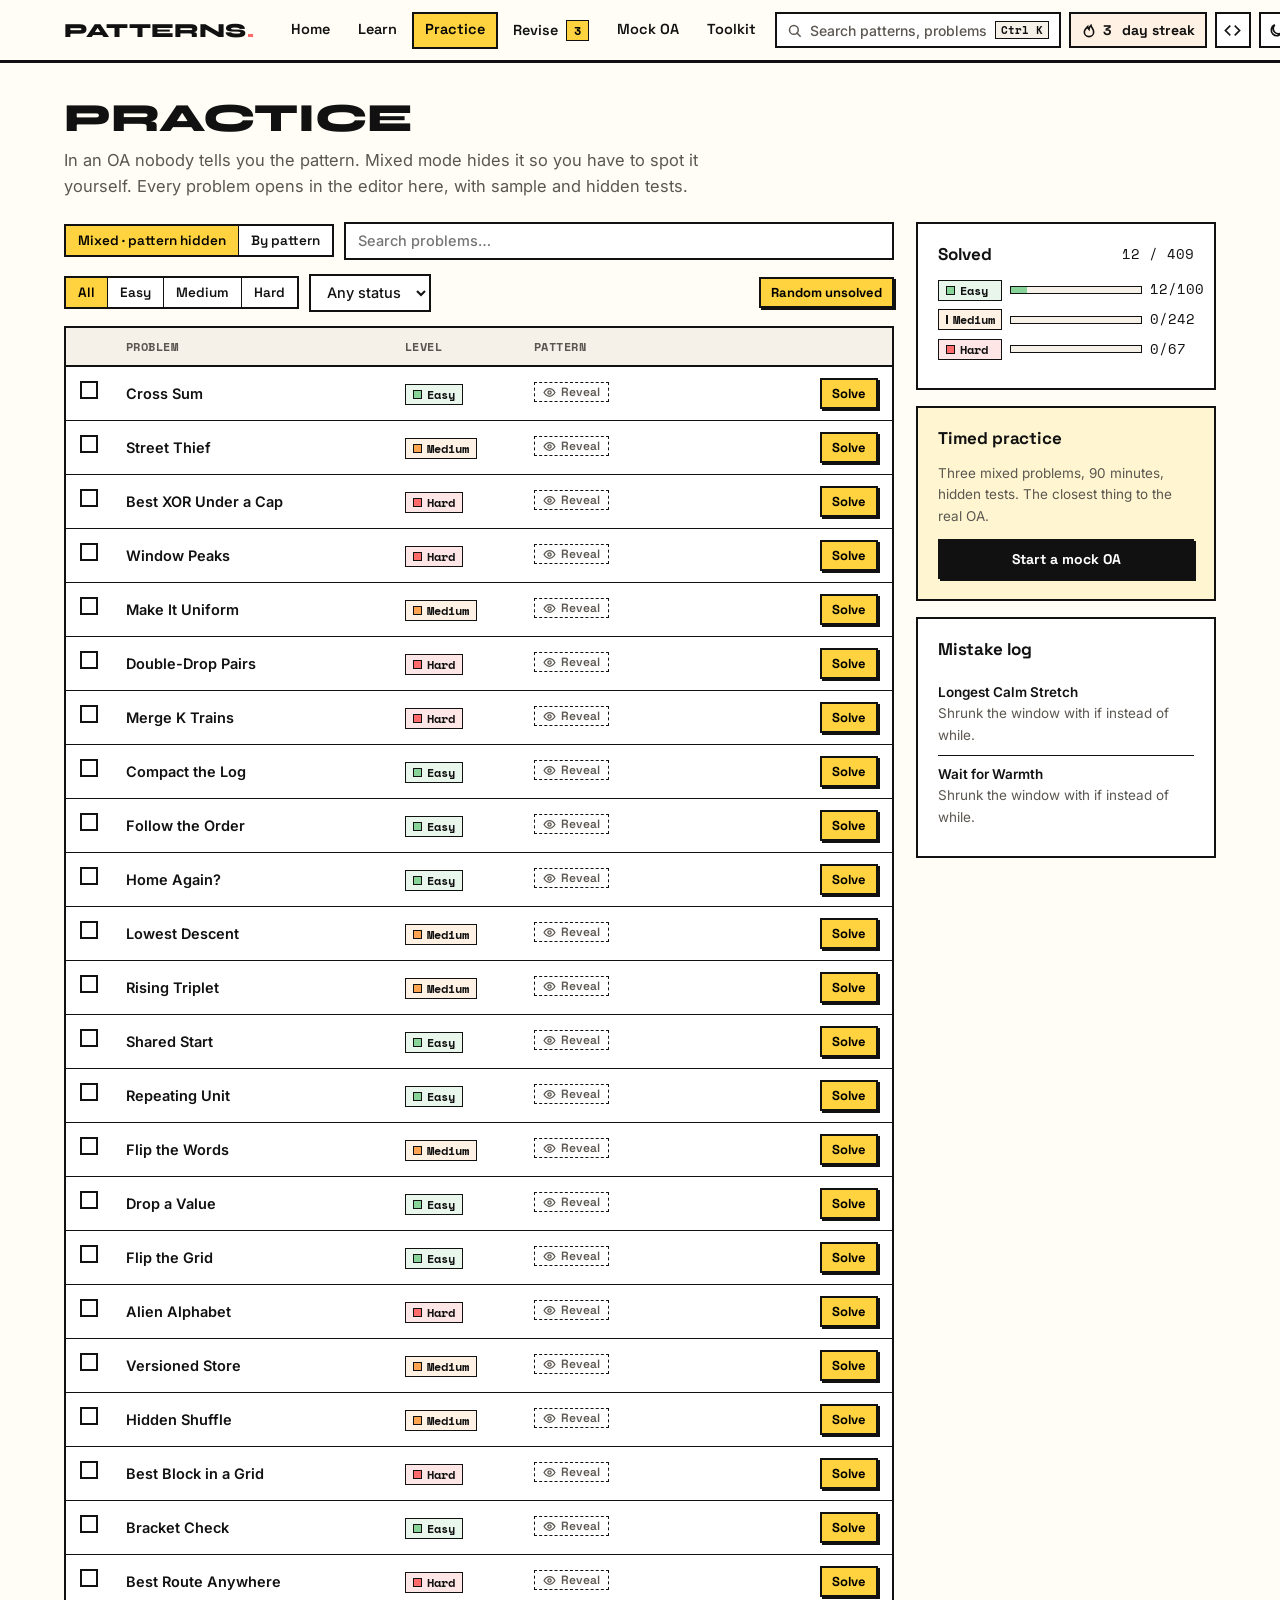
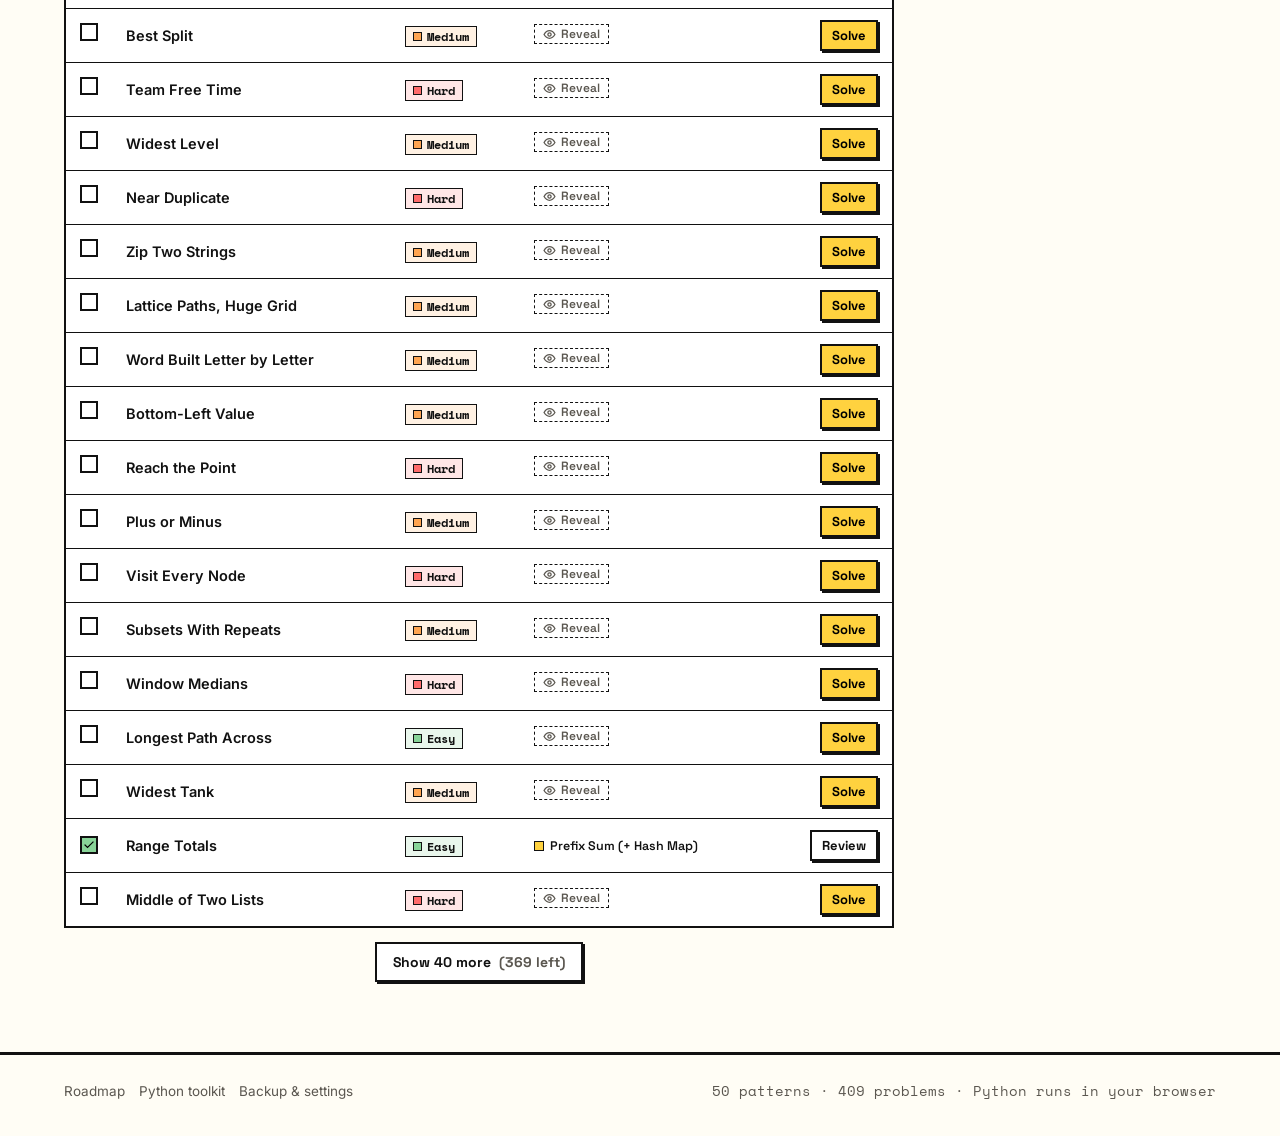
<file: practice.html>
<!doctype html>
<html lang="en">
<head>
<meta charset="utf-8">
<meta name="viewport" content="width=device-width, initial-scale=1">
<link rel="manifest" href="manifest.json">
<meta name="theme-color" content="#FFD23F">
<link rel="icon" href="assets/icon-192.png">
<link rel="apple-touch-icon" href="assets/icon-192.png">
<title>Practice — Patterns</title>
<link rel="stylesheet" href="assets/style.css">
<style>
  .lay { display: grid; grid-template-columns: minmax(0, 1fr) 300px; gap: 22px; align-items: start; }
  @media (max-width: 980px) { .lay { grid-template-columns: minmax(0, 1fr); } }
  .bar { display: flex; gap: 10px; flex-wrap: wrap; align-items: center; margin-bottom: 14px; }
  .bar .input.q { flex: 1; min-width: 180px; }
  .reveal { font: 600 12px var(--f-head); border: 1.5px dashed var(--line); background: transparent; padding: 1px 8px; cursor: pointer; display: inline-flex; gap: 5px; align-items: center; color: var(--muted); }
  .reveal svg { width: 13px; height: 13px; }
  .reveal:hover { border-style: solid; color: var(--text); }
  .ptag { font: 600 12.5px var(--f-head); display: inline-flex; gap: 6px; align-items: center; text-decoration: none; }
  .ptag:hover { text-decoration: underline; }
  .grp td { background: var(--bg-2) !important; font: 700 13px var(--f-head); border-top: var(--b) !important; }
  .side .card { margin-bottom: 16px; }
  .diffbar { display: grid; grid-template-columns: 64px 1fr 44px; gap: 8px; align-items: center; font-size: 13.5px; margin-bottom: 8px; }
  .mlog { border-top: 1px solid var(--line); padding: 8px 0; font-size: 13.5px; }
  .mlog:first-of-type { border-top: 0; }
  .mlog a { font-weight: 600; text-decoration: none; } .mlog a:hover { text-decoration: underline; }
  .st-icon { width: 18px; height: 18px; border: var(--b); display: inline-grid; place-items: center; }
  .st-icon.solved { background: var(--green); } .st-icon.attempted { background: var(--orange); }
  .st-icon svg { width: 12px; height: 12px; color: #000; }
  @media (max-width: 640px) { .hide-m { display: none; } }
</style>
<script src="data/catalog.js"></script>
<script src="data/index.js"></script>
<script src="assets/app.js"></script>
</head>
<body data-page="practice">
<main class="wrap">
  <div class="ph"><h1>Practice</h1><p>In an OA nobody tells you the pattern. Mixed mode hides it so you have to spot it yourself. Every problem opens in the editor here, with sample and hidden tests.</p></div>
  <div class="lay">
    <div>
      <div class="bar">
        <div class="seg" id="mode"><button class="on" data-v="mixed">${ICON}Mixed · pattern hidden</button><button data-v="pattern">By pattern</button></div>
        <input class="input q" id="q" placeholder="Search problems…" aria-label="Search problems">
      </div>
      <div class="bar">
        <div class="seg" id="diff"><button class="on" data-v="">All</button><button data-v="Easy">Easy</button><button data-v="Medium">Medium</button><button data-v="Hard">Hard</button></div>
        <select class="input" id="stf" aria-label="Status"><option value="">Any status</option><option value="todo">Not tried</option><option value="attempted">Attempted</option><option value="solved">Solved</option></select>
        <span class="grow"></span>
        <button class="btn sm yellow" id="rand">Random unsolved</button>
      </div>
      <div class="tscroll"><table class="tbl" id="tbl"></table></div>
      <div class="more-row" id="more"></div>
    </div>
    <aside class="side">
      <div class="card"><div class="card-h"><h3>Solved</h3><span class="mono small" id="solvedN"></span></div><div id="diffs"></div></div>
      <div class="card" style="background:var(--yellow-l)"><div class="card-h"><h3>Timed practice</h3></div><p class="small muted">Three mixed problems, 90 minutes, hidden tests. The closest thing to the real OA.</p><a class="btn primary" style="width:100%" href="mock.html">Start a mock OA</a></div>
      <div class="card"><div class="card-h"><h3>Mistake log</h3></div><div id="mlog"></div></div>
    </aside>
  </div>
</main>
<script>
document.addEventListener("DOMContentLoaded", () => {
  const $ = (s) => document.querySelector(s);
  $("#mode button").innerHTML = `Mixed · pattern hidden`;
  let mode = "mixed", diff = "";
  const shown = new Set();
  const stOf = (p) => Progress.prob(p.id)?.s || "todo";
  const icon = (s) => `<span class="st-icon ${s}" title="${s === "todo" ? "Not tried" : s}">${s === "solved" ? ICON.check : ""}</span>`;
  const link = (p) => `<a class="btn sm ${stOf(p) === "solved" ? "" : "yellow"}" href="solve.html#${p.id}">${stOf(p) === "solved" ? "Review" : "Solve"}</a>`;
  const patCell = (p) => mode === "pattern" || shown.has(p.id) || stOf(p) === "solved"
    ? `<a class="ptag" href="${patternUrl(p.pat)}"><span class="sw" style="background:var(--${groupOf(patternOf(p.pat).group).color})"></span>${patternOf(p.pat).title}</a>`
    : `<button class="reveal" data-r="${p.id}">${ICON.eye} Reveal</button>`;

  function list() {
    const q = $("#q").value.trim().toLowerCase(), sf = $("#stf").value;
    return PROBLEMS.filter((p) => (!q || p.title.toLowerCase().includes(q)) && (!diff || p.d === diff) && (!sf || stOf(p) === sf));
  }
  function draw() {
    const ps = list();
    const head = `<thead><tr><th style="width:40px"></th><th>Problem</th><th>Level</th><th class="hide-m">Pattern</th><th></th></tr></thead><tbody>`;
    const tr = (p) => `<tr><td>${icon(stOf(p))}</td><td><a href="solve.html#${p.id}" style="font-weight:600;text-decoration:none">${p.title}</a></td>
      <td><span class="tag ${p.d.toLowerCase()}">${p.d}</span></td><td class="hide-m">${patCell(p)}</td><td style="text-align:right">${link(p)}</td></tr>`;
    let body = "", left = 0;
    if (mode === "pattern") {
      // one folding group per pattern; searching opens every group that has a match
      const q = $("#q").value.trim();
      CATALOG.forEach((c) => { const g = ps.filter((p) => p.pat === c.id); if (!g.length) return;
        const isOpen = q || open.has(c.id), done = g.filter((p) => stOf(p) === "solved").length;
        body += `<tr class="grp" data-g="${c.id}"><td colspan="5"><span class="chev">${isOpen ? "−" : "+"}</span><span class="sw" style="background:var(--${groupOf(c.group).color});margin-right:8px"></span>${c.title}<span class="gc">${done} / ${g.length}</span></td></tr>` + (isOpen ? g.map(tr).join("") : ""); });
    } else {
      // stable shuffle so the order doesn't hint at the pattern; shown a page at a time
      const all = ps.slice().sort((a, b) => hash(a.id) - hash(b.id));
      left = Math.max(0, all.length - limit);
      body = all.slice(0, limit).map(tr).join("");
    }
    $("#tbl").innerHTML = head + (body || `<tr><td colspan="5"><div class="empty">No problems match these filters.</div></td></tr>`) + "</tbody>";
    $("#more").innerHTML = left ? `<button class="btn" id="moreBtn">Show ${Math.min(PAGE, left)} more <span class="muted">(${left} left)</span></button>` : "";
  }
  const PAGE = 40, open = new Set();
  let limit = PAGE;
  const redraw = () => { limit = PAGE; draw(); };
  $("#more").onclick = (e) => { if (e.target.closest("#moreBtn")) { limit += PAGE; draw(); } };
  const hash = (s) => [...s].reduce((h, c) => (h * 31 + c.charCodeAt(0)) >>> 0, 7);

  $("#tbl").onclick = (e) => {
    const b = e.target.closest("[data-r]"); if (b) { shown.add(b.dataset.r); draw(); return; }
    const g = e.target.closest("tr.grp"); if (g) { open.has(g.dataset.g) ? open.delete(g.dataset.g) : open.add(g.dataset.g); draw(); }
  };
  $("#mode").onclick = (e) => { const b = e.target.closest("button"); if (!b) return; mode = b.dataset.v; $("#mode").querySelectorAll("button").forEach((x) => x.classList.toggle("on", x === b)); redraw(); };
  $("#diff").onclick = (e) => { const b = e.target.closest("button"); if (!b) return; diff = b.dataset.v; $("#diff").querySelectorAll("button").forEach((x) => x.classList.toggle("on", x === b)); redraw(); };
  $("#q").oninput = redraw; $("#stf").onchange = redraw;
  $("#rand").onclick = () => { const u = PROBLEMS.filter((p) => stOf(p) !== "solved"); if (!u.length) return toast("Everything is solved!"); location.href = problemUrl(u[Math.floor(Math.random() * u.length)]); };

  // sidebar
  const solved = PROBLEMS.filter((p) => stOf(p) === "solved");
  $("#solvedN").textContent = `${solved.length} / ${PROBLEMS.length}`;
  $("#diffs").innerHTML = ["Easy", "Medium", "Hard"].map((d) => { const all = PROBLEMS.filter((p) => p.d === d), s = solved.filter((p) => p.d === d); return `<div class="diffbar"><span class="tag ${d.toLowerCase()}">${d}</span><div class="meter"><i style="width:${s.length / all.length * 100}%"></i></div><span class="mono small">${s.length}/${all.length}</span></div>`; }).join("");
  const att = PROBLEMS.filter((p) => stOf(p) === "attempted");
  $("#mlog").innerHTML = att.length ? att.map((p) => `<div class="mlog"><a href="${problemUrl(p)}">${p.title}</a><div class="muted">${esc(Progress.prob(p.id).note || "No note yet.")}</div></div>`).join("") : `<p class="muted small" style="margin:0">Problems you attempt but don't solve land here, with your note on what went wrong.</p>`;
  draw();
});
</script>
</body>
</html>
</file>
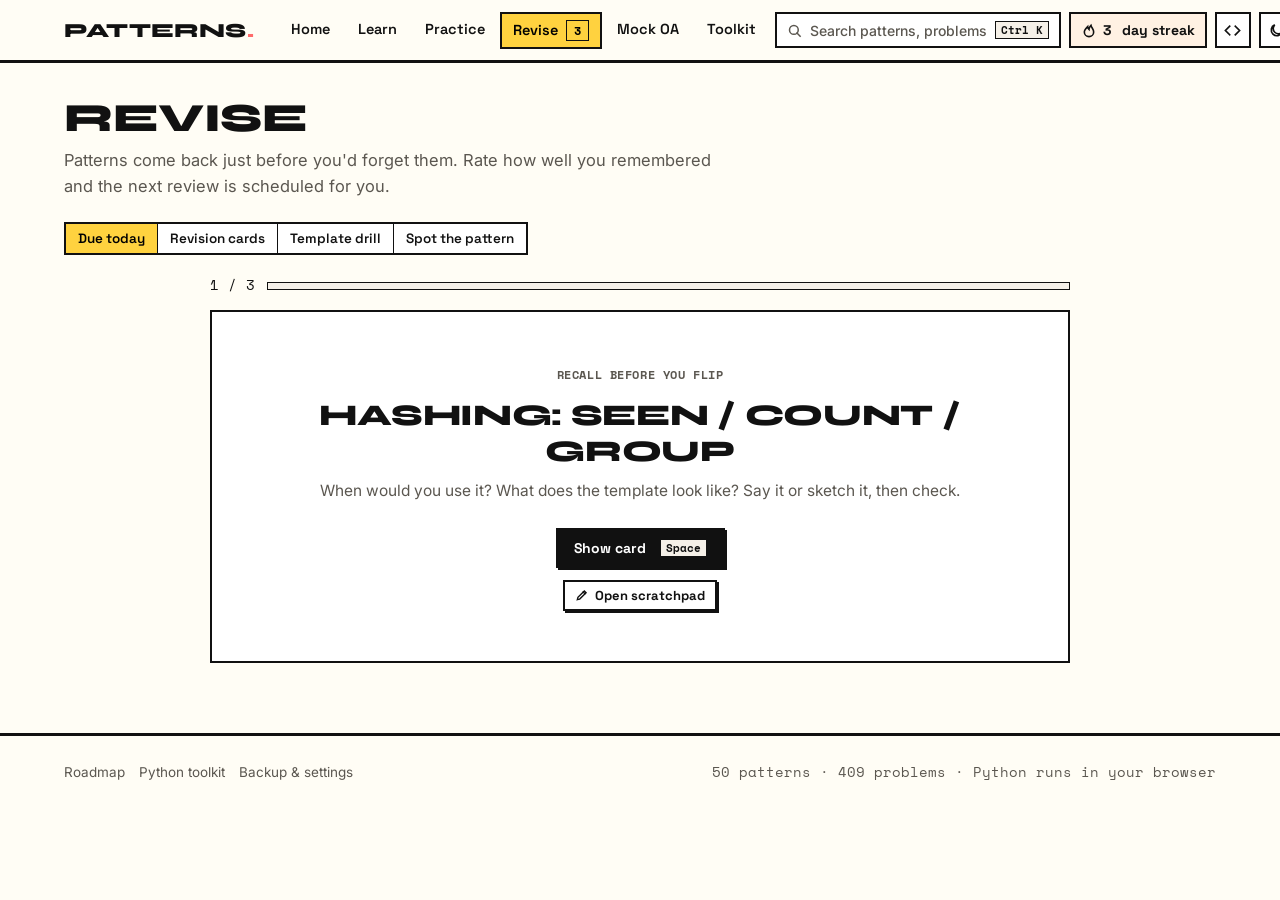
<file: revise.html>
<!doctype html>
<html lang="en">
<head>
<meta charset="utf-8">
<meta name="viewport" content="width=device-width, initial-scale=1">
<link rel="manifest" href="manifest.json">
<meta name="theme-color" content="#FFD23F">
<link rel="icon" href="assets/icon-192.png">
<link rel="apple-touch-icon" href="assets/icon-192.png">
<title>Revise — Patterns</title>
<link rel="stylesheet" href="assets/style.css">
<style>
  .modes { margin-bottom: 20px; }
  .rcard { border: var(--b3); background: var(--surface); }
  .rcard-h { display: flex; align-items: center; gap: 10px; padding: 14px 18px; border-bottom: var(--b); background: var(--accent-l, var(--bg-2)); flex-wrap: wrap; }
  .rcard-h h2 { font: 700 22px var(--f-head); }
  .rcard-h p { margin: 0; width: 100%; color: var(--muted); font-size: 14.5px; }
  .rcard-b { display: grid; grid-template-columns: minmax(0, 1fr) minmax(0, 1.1fr); }
  .rcard-b > div { padding: 16px 18px; }
  .rcard-b > div + div { border-left: var(--b); }
  @media (max-width: 760px) { .rcard-b { grid-template-columns: 1fr; } .rcard-b > div + div { border-left: 0; border-top: var(--b); } }
  .rcard ul { margin: 4px 0 14px; padding-left: 18px; font-size: 14.5px; }
  .rcard li { margin-bottom: 4px; }
  .tplpre { margin: 6px 0 10px; background: var(--code-bg); color: var(--code-text); border: var(--b); padding: 12px 14px; font: 13px/1.6 var(--f-mono); white-space: pre; overflow-x: auto; }
  .session { max-width: 860px; margin: 0 auto; }
  .front { text-align: center; padding: 50px 24px; }
  .front h2 { font: 800 30px var(--f-display); text-transform: uppercase; margin: 10px 0; }
  .rate { display: grid; grid-template-columns: repeat(4, 1fr); gap: 10px; margin-top: 16px; }
  .rate .btn { flex-direction: column; gap: 0; padding: 10px; }
  .rate .btn small { font: 400 12px var(--f-mono); opacity: .8; }
  @media (max-width: 560px) { .rate { grid-template-columns: 1fr 1fr; } }
  .session.wide { max-width: 1100px; }
  .front.has-pad { text-align: left; padding: 24px; }
  .front.has-pad .pad-wrap { margin-top: 18px; }
  /* landscape: question on the left, pad on the right where the writing hand rests */
  @media (min-width: 900px) and (orientation: landscape) {
    .front.has-pad { display: grid; grid-template-columns: minmax(240px, 1fr) minmax(0, 2fr); gap: 24px; align-items: start; }
    .front.has-pad .pad-wrap { margin-top: 0; }
  }
  html.touch .front h2 { font-size: 32px; }
  html.touch .rate .btn { min-height: 60px; }
  html.touch .rate .btn small { font-size: 13px; }
  html.touch .rcard ul { font-size: 15.5px; } html.touch .tplpre { font-size: 14.5px; }
  html.touch .spot .opt { min-height: 58px; font-size: 16px; } html.touch .spot .q { font-size: 20px; }
  html.touch .drill-list a { min-height: 46px; font-size: 15px; }
  html.touch .cards-grid p { font-size: 14.5px; }
  .prog { display: flex; align-items: center; gap: 12px; margin-bottom: 14px; }
  .prog .meter { flex: 1; }
  .cards-grid a.card { padding: 14px 16px; }
  .cards-grid h4 { font-size: 15px; margin-bottom: 4px; display: flex; gap: 8px; align-items: center; }
  .cards-grid p { margin: 0; font-size: 13.5px; color: var(--muted); }
  .cards-grid .row { margin-top: 10px; }
  .modal-card { position: fixed; inset: 0; background: rgba(0,0,0,.45); z-index: 90; display: flex; align-items: flex-start; justify-content: center; padding: 8vh 16px 16px; overflow: auto; }
  .modal-card .rcard { width: min(900px, 100%); box-shadow: 6px 6px 0 var(--ink); }
  .drill { display: grid; grid-template-columns: 240px minmax(0, 1fr); gap: 20px; align-items: start; }
  .drill-list a { display: flex; gap: 8px; align-items: center; padding: 8px 10px; border: var(--b); margin-bottom: 8px; text-decoration: none; font: 600 14px var(--f-head); background: var(--surface); }
  .drill-list a.on { background: var(--yellow); color: #000; }
  @media (max-width: 760px) { .drill { grid-template-columns: minmax(0, 1fr); } }
  .spot .q { font: 600 19px/1.45 var(--f-head); margin: 10px 0 18px; }
  .spot .answers { display: grid; grid-template-columns: 1fr 1fr; gap: 10px; }
  .spot .opt { text-align: left; padding: 12px 14px; border: var(--b); background: var(--surface); box-shadow: var(--sh-sm); cursor: pointer; font: 600 15px var(--f-head); }
  .spot .opt:hover { background: var(--yellow-l); }
  .spot .opt.right { background: var(--green); color: #000; } .spot .opt.wrong { background: var(--pink); color: #000; }
  @media (max-width: 560px) { .spot .answers { grid-template-columns: 1fr; } }
</style>
<script src="data/catalog.js"></script>
<script src="data/index.js"></script>
<script src="assets/app.js"></script>
<script src="assets/editor.js"></script>
<script src="assets/judge.js"></script>
<script src="assets/scratch.js"></script>
</head>
<body data-page="revise">
<main class="wrap">
  <div class="ph"><h1>Revise</h1><p>Patterns come back just before you'd forget them. Rate how well you remembered and the next review is scheduled for you.</p></div>
  <div class="seg modes" id="modes">
    <button data-m="due" class="on">Due today</button><button data-m="cards">Revision cards</button><button data-m="drill">Template drill</button><button data-m="spot">Spot the pattern</button>
  </div>
  <div id="view"></div>
</main>
<script>
document.addEventListener("DOMContentLoaded", () => {
  const $ = (s) => document.querySelector(s), view = $("#view");
  const col = (id) => groupOf(patternOf(id).group).color;

  function cardHtml(id, closeBtn) {
    const p = patternOf(id), s = SUMMARY[id];
    const head = `<div class="rcard-h" style="--accent-l:var(--${col(id)}-l)"><span class="sw" style="background:var(--${col(id)})"></span><h2>${p.title}</h2><span class="grow"></span>
      <a class="btn sm" href="${patternUrl(id)}">Full page</a>${closeBtn ? `<button class="btn sm" id="closeCard">${ICON.x}</button>` : ""}<p>${md(s ? s.oneLine : p.sub)}</p></div>`;
    if (!s) return `<div class="rcard">${head}<div style="padding:18px"><div class="empty">The revision card for this pattern hasn't been written yet.</div></div></div>`;
    return `<div class="rcard">${head}<div class="rcard-b">
      <div><div class="lab">Spot it when</div><ul>${s.signals.map((x) => `<li>${md(x)}</li>`).join("")}</ul>
        <div class="lab">Watch out</div><ul>${s.pitfalls.map((x) => `<li>${md(x)}</li>`).join("")}</ul></div>
      <div><div class="lab">Template</div><pre class="tplpre">${highlightPy(s.template)}</pre><span class="tag">${s.cx}</span></div></div></div>`;
  }

  /* ---------- due today: spaced revision session ---------- */
  function due() {
    const q = SRS.due();
    if (!q.length) {
      const up = SRS.upcoming(5);
      view.innerHTML = `<div class="session"><div class="card" style="text-align:center;padding:40px"><h2 style="font:800 26px var(--f-display);text-transform:uppercase">All caught up</h2>
        <p class="muted">Nothing is due today.${up.length ? " Coming up:" : " Mark patterns as “Learned” and they'll be scheduled here."}</p>
        ${up.map((p) => `<div class="row" style="justify-content:center;margin:6px 0"><span class="sw" style="background:var(--${col(p.id)})"></span>${p.title}<span class="tag">in ${daysFromNow(SRS.get(p.id).due)}d</span></div>`).join("")}
        <div class="row" style="justify-content:center;margin-top:18px"><button class="btn primary" data-go="spot">Spot-the-pattern drill</button><button class="btn" data-go="cards">Browse cards</button></div></div></div>`;
      return;
    }
    let i = 0;
    const show = (flipped) => {
      killPad();
      const p = q[i], padOn = isTouch || Store.get("padOn");
      const bar = `<div class="prog"><span class="mono small">${i + 1} / ${q.length}</span><div class="meter y"><i style="width:${i / q.length * 100}%"></i></div></div>`;
      if (!flipped) {
        view.innerHTML = `<div class="session ${padOn ? "wide" : ""}">${bar}<div class="card front ${padOn ? "has-pad" : ""}"><div><span class="lab">Recall before you flip</span><h2>${p.title}</h2>
          <p class="muted">When would you use it? What does the template look like? Say it or sketch it, then check.</p>
          <button class="btn primary" id="flip" style="margin-top:12px">Show card <kbd style="margin-left:6px">Space</kbd></button>
          <div><button class="btn sm pad-open" id="padOpen">${ICON.pen} ${padOn ? "Hide scratchpad" : "Open scratchpad"}</button></div></div>
          ${padOn ? `<div class="pad-wrap" id="padHost"></div>` : ""}</div></div>`;
        $("#flip").onclick = () => show(true);
        $("#padOpen").onclick = () => { Store.set("padOn", padOn ? undefined : true); show(false); };
        if (padOn) pad = mountScratch($("#padHost"), { key: "rev:" + p.id, height: 340 });
      } else {
        const iv = SRS.preview(p.id);
        view.innerHTML = `<div class="session">${bar}${cardHtml(p.id)}
          <p class="center muted small" style="text-align:center;margin:16px 0 0">How well did you remember it?</p>
          <div class="rate">${[["Forgot", "pink"], ["Hard", ""], ["Good", "green"], ["Easy", "yellow"]].map(([t, c], g) => `<button class="btn ${c}" data-g="${g}">${t}<small>${iv[g]}d<span class="kbd-hint"> · key ${g + 1}</span></small></button>`).join("")}</div>
          ${padOn ? `<div class="lab" style="margin:22px 0 6px">Your sketch</div><div id="padHost"></div>` : ""}</div>`;
        view.querySelectorAll("[data-g]").forEach((b) => (b.onclick = () => rate(+b.dataset.g)));
        if (padOn) pad = mountScratch($("#padHost"), { key: "rev:" + p.id, height: 280 });
      }
      onkey = (e) => { if (e.target.tagName === "TEXTAREA" || e.target.tagName === "INPUT") return; if (!flipped && e.code === "Space") { e.preventDefault(); show(true); } if (flipped && "1234".includes(e.key)) rate(+e.key - 1); };
    };
    const rate = (g) => {
      const d = SRS.rate(q[i].id, g); toast(`Next review in ${d} day${d > 1 ? "s" : ""}`);
      i++; if (i < q.length) show(false); else { onkey = null; due(); }
    };
    show(false);
  }
  let onkey = null, pad = null;
  const killPad = () => { if (pad) { pad.destroy(); pad = null; } };
  addEventListener("keydown", (e) => onkey && onkey(e));

  /* ---------- all revision cards ---------- */
  function cards() {
    let f = "all";
    const draw = () => {
      const ps = CATALOG.filter((p) => f === "all" || (f === "ready" ? SUMMARY[p.id] : Progress.status(p.id) === +f));
      view.querySelector("#cg").innerHTML = ps.map((p) => { const c = SRS.get(p.id);
        return `<a class="card cards-grid-i" href="#card=${p.id}" style="text-decoration:none"><h4><span class="sw" style="background:var(--${col(p.id)})"></span>${p.title}</h4><p>${SUMMARY[p.id] ? md(SUMMARY[p.id].oneLine) : p.sub}</p>
          <div class="row"><span class="status ${STATUS_CLS[Progress.status(p.id)]}">${STATUS[Progress.status(p.id)]}</span>${c ? `<span class="tag">${c.due <= today() ? "due" : "in " + daysFromNow(c.due) + "d"}</span>` : ""}${SUMMARY[p.id] ? "" : '<span class="tag">draft</span>'}</div></a>`; }).join("") || `<div class="empty">No cards match.</div>`;
    };
    view.innerHTML = `<div class="row" style="margin-bottom:14px"><div class="seg" id="cf"><button class="on" data-f="all">All</button><button data-f="2">Learned</button><button data-f="3">Revise</button><button data-f="ready">Cards written</button></div>
      <span class="grow"></span><span class="muted small">Tip: print this page for a paper cheat sheet.</span></div><div class="grid g3 cards-grid" id="cg"></div>`;
    $("#cf").onclick = (e) => { const b = e.target.closest("button"); if (!b) return; f = b.dataset.f; $("#cf").querySelectorAll("button").forEach((x) => x.classList.toggle("on", x === b)); draw(); };
    draw();
  }
  function openCard(id) {
    const m = document.createElement("div"); m.className = "modal-card"; m.innerHTML = cardHtml(id, true);
    document.body.append(m);
    const close = () => { m.remove(); history.replaceState(null, "", location.pathname + "#cards"); };
    m.onclick = (e) => { if (e.target === m || e.target.closest("#closeCard")) close(); };
    addEventListener("keydown", function esc(e) { if (e.key === "Escape") { close(); removeEventListener("keydown", esc); } });
  }

  /* ---------- template drill ---------- */
  function drill(pid) {
    const ids = Object.keys(SUMMARY).filter((k) => SUMMARY[k].drill);
    pid = pid && SUMMARY[pid]?.drill ? pid : ids[0];
    const s = SUMMARY[pid], d = s.drill;
    view.innerHTML = `<div class="drill"><div class="drill-list"><div class="lab" style="margin-bottom:8px">Pick a pattern</div>${ids.map((k) => `<a href="#drill=${k}" class="${k === pid ? "on" : ""}"><span class="sw" style="background:var(--${col(k)})"></span>${patternOf(k).title}</a>`).join("")}</div>
      <div><div class="card" style="margin-bottom:12px"><div class="lab">Write it from memory</div><h3 style="font-size:19px;margin:4px 0">${patternOf(pid).title}</h3><p style="margin:0">${md(d.task)}</p></div>
        <div id="ded"></div>
        <div class="runbar" style="border:var(--b);border-top:0"><button class="btn sm green" id="chk">${ICON.check} Check</button><button class="btn sm" id="peek">${ICON.eye} Peek at template</button><span class="grow"></span><span class="mono small" id="dres"></span></div>
        <div id="dout"></div><pre class="tplpre hide" id="ptpl">${highlightPy(s.template)}</pre></div></div>`;
    const ed = mountEditor($("#ded"), { code: d.starter, title: d.fn + ".py", key: "drill:" + pid, bare: true, onRun: () => $("#chk").click() });
    $("#peek").onclick = () => $("#ptpl").classList.toggle("hide");
    $("#chk").onclick = async () => {
      $("#dres").textContent = "Checking…";
      const r = await Judge.run(ed.value, { fn: d.fn, call: d.call, conv: d.conv }, d.tests, { timeoutMs: 4000, onStatus: (t) => ($("#dres").textContent = t) });
      if (r.error || r.tle) { $("#dres").innerHTML = `<span class="tag bad">${r.tle ? "Too slow" : "Error"}</span>`; $("#dout").innerHTML = r.error ? `<div class="callout bad" style="margin-top:10px"><p class="mono small">${esc(r.error)}</p></div>` : ""; return; }
      const pass = r.results.filter((x) => x.ok).length, ok = pass === r.results.length;
      $("#dres").innerHTML = `<span class="tag ${ok ? "ok" : "bad"}">${pass}/${r.results.length} tests</span>`;
      $("#dout").innerHTML = ok ? `<div class="callout ok" style="margin-top:10px">${ICON.check}<p><b>Nailed it.</b> You can write this template from memory.</p></div>`
        : `<div class="callout bad" style="margin-top:10px">${ICON.x}<p>${r.results.map((x, i) => x.ok ? "" : `Test ${i + 1}: input <code>${esc(d.tests[i][0])}</code> expected <code>${esc(d.tests[i][1])}</code>, got <code>${esc(x.got)}</code><br>`).join("")}</p></div>`;
    };
    PyRunner.warm();
  }

  /* ---------- spot the pattern ---------- */
  function spot() {
    const order = SPOT.map((_, i) => i).sort(() => Math.random() - 0.5).slice(0, 10);
    let k = 0, score = 0;
    const next = () => {
      if (k >= order.length) { view.innerHTML = `<div class="session card" style="text-align:center;padding:40px"><h2 style="font:800 28px var(--f-display);text-transform:uppercase">${score} / ${order.length}</h2><p class="muted">Patterns you missed are worth a look on the Revision cards tab.</p><button class="btn primary" data-go="spot">Go again</button></div>`; return; }
      const [q, ans] = SPOT[order[k]], why = SUMMARY[ans] ? SUMMARY[ans].oneLine : patternOf(ans).sub;
      const others = CATALOG.filter((p) => p.id !== ans).sort(() => Math.random() - 0.5).slice(0, 3).map((p) => p.id);
      const opts = [ans, ...others].sort(() => Math.random() - 0.5);
      view.innerHTML = `<div class="session spot"><div class="prog"><span class="mono small">${k + 1} / ${order.length} · score ${score}</span><div class="meter b"><i style="width:${k / order.length * 100}%"></i></div></div>
        <div class="card"><span class="lab">Which pattern?</span><div class="q">${md(q)}</div><div class="answers">${opts.map((o) => `<button class="opt" data-o="${o}">${patternOf(o).title}</button>`).join("")}</div>
        <div id="why" class="hide" style="margin-top:14px"></div></div></div>`;
      view.querySelectorAll(".opt").forEach((b) => (b.onclick = () => {
        if (view.querySelector(".opt.right")) return;
        const ok = b.dataset.o === ans; if (ok) score++;
        b.classList.add(ok ? "right" : "wrong"); view.querySelector(`[data-o="${ans}"]`).classList.add("right");
        $("#why").classList.remove("hide");
        $("#why").innerHTML = `<div class="callout ${ok ? "ok" : "bad"}"><p><b>${ok ? "Correct." : "Not quite."}</b> ${md(why)} <a href="${patternUrl(ans)}">Open pattern</a></p></div><button class="btn primary" style="margin-top:12px" id="nx">Next ${ICON.arrow}</button>`;
        $("#nx").onclick = () => { k++; next(); };
      }));
    };
    next();
  }

  /* ---------- routing ---------- */
  const modes = { due, cards, drill, spot };
  function route() {
    onkey = null; killPad();
    const h = location.hash.slice(1), [m, arg] = h.split("=");
    const mode = m === "card" ? "cards" : modes[m] ? m : "due";
    $("#modes").querySelectorAll("button").forEach((b) => b.classList.toggle("on", b.dataset.m === mode));
    document.querySelectorAll(".modal-card").forEach((x) => x.remove());
    modes[mode](arg);
    if (m === "card" && arg) openCard(arg);
  }
  $("#modes").onclick = (e) => { const b = e.target.closest("button"); if (b) location.hash = b.dataset.m; };
  view.addEventListener("click", (e) => { const g = e.target.closest("[data-go]"); if (g) { location.hash = g.dataset.go; if (g.dataset.go === "spot") route(); } });
  addEventListener("hashchange", route);
  route();
});
</script>
</body>
</html>
</file>
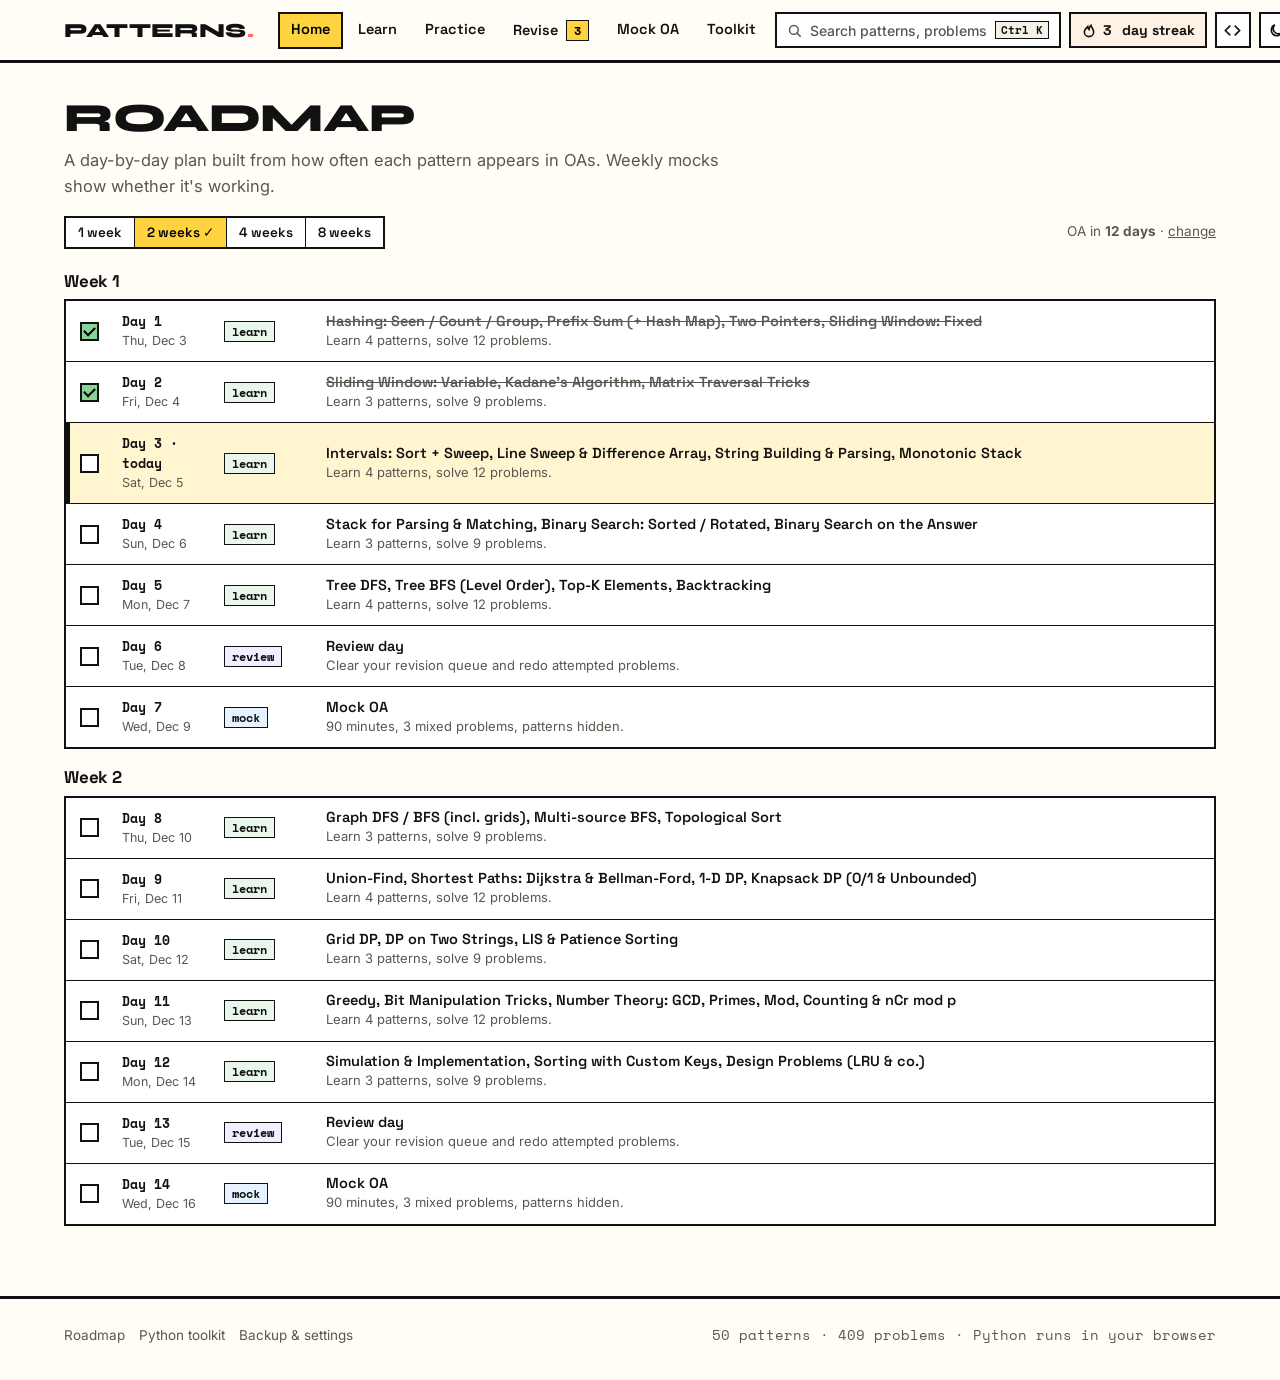
<file: roadmap.html>
<!doctype html>
<html lang="en">
<head>
<meta charset="utf-8">
<meta name="viewport" content="width=device-width, initial-scale=1">
<link rel="manifest" href="manifest.json">
<meta name="theme-color" content="#FFD23F">
<link rel="icon" href="assets/icon-192.png">
<link rel="apple-touch-icon" href="assets/icon-192.png">
<title>Roadmap — Patterns</title>
<link rel="stylesheet" href="assets/style.css">
<style>
  .wk { margin-bottom: 18px; }
  .wk h3 { font-size: 17px; margin-bottom: 8px; }
  .drow { display: grid; grid-template-columns: 30px 90px 90px minmax(0, 1fr); gap: 12px; align-items: center; padding: 10px 14px; border-top: 1px solid var(--line); }
  .drow:first-child { border-top: 0; }
  .drow.today { background: var(--yellow-l); box-shadow: inset 4px 0 0 var(--ink); }
  .drow.done .ttl { color: var(--muted); text-decoration: line-through; }
  .drow .d { font: 700 13px var(--f-mono); } .drow .dt { font-size: 12.5px; color: var(--muted); }
  .drow .ttl { font: 600 14.5px var(--f-head); } .drow .ttl a { text-decoration: none; } .drow .ttl a:hover { text-decoration: underline; }
  .drow .nt { font-size: 13px; color: var(--muted); }
  .t-mock { background: var(--blue-l); } .t-review { background: var(--purple-l); } .t-learn { background: var(--green-l); }
  @media (max-width: 640px) { .drow { grid-template-columns: 26px 1fr; } .drow .dt, .drow .tp { display: none; } }
</style>
<script src="data/catalog.js"></script>
<script src="data/index.js"></script>
<script src="assets/app.js"></script>
<script src="data/roadmap.js"></script>
</head>
<body data-page="home">
<main class="wrap">
  <div class="ph"><h1>Roadmap</h1><p>A day-by-day plan built from how often each pattern appears in OAs. Weekly mocks show whether it's working.</p>
    <div class="row"><div class="seg" id="plans"></div><span class="grow"></span><span class="muted small" id="oa"></span></div></div>
  <div id="cur"></div>
  <div id="weeks"></div>
</main>
<script>
document.addEventListener("DOMContentLoaded", () => {
  const $ = (s) => document.querySelector(s);
  const mine = Store.get("plan");
  let key = mine || "2w";
  const oa = Store.get("oaDate");
  $("#oa").innerHTML = oa != null ? `OA in <b>${daysFromNow(oa)} days</b> · <a href="settings.html">change</a>` : `<a href="settings.html">Set your OA date</a>`;
  function draw() {
    $("#plans").innerHTML = Object.entries(PLANS).map(([k, p]) => `<button data-k="${k}" class="${k === key ? "on" : ""}">${p.label}${k === mine ? " ✓" : ""}</button>`).join("");
    const days = buildPlan(key), dayN = key === mine ? planDay() : null, start = key === mine ? Store.get("planStart") : today();
    $("#cur").innerHTML = key !== mine ? `<div class="callout" style="margin-bottom:16px">${ICON.info}<p class="grow"><b>${PLANS[key].label}:</b> ${PLANS[key].blurb} ${CATALOG.filter((p) => p.freq >= PLANS[key].minFreq).length} patterns.</p><button class="btn sm primary" id="use">Use this plan</button></div>` : "";
    const use = $("#use"); if (use) use.onclick = () => { Store.set("plan", key); Store.set("planStart", today()); if (Store.get("oaDate") == null) Store.set("oaDate", today() + PLANS[key].days); location.reload(); };
    const date = (d) => new Date((start + d - 1) * 864e5).toLocaleDateString(undefined, { weekday: "short", day: "numeric", month: "short" });
    let html = "";
    for (let w = 0; w < days.length / 7; w++) {
      html += `<div class="wk"><h3>Week ${w + 1}</h3><div class="card" style="padding:0">` + days.slice(w * 7, w * 7 + 7).map((x) => {
        const k = `rd:${key}:${x.d}`, done = Store.get(k) || (dayN && x.d < dayN && Store.get(k) !== false);
        const title = x.type === "learn" ? x.pats.map((id) => `<a href="${patternUrl(id)}">${patternOf(id).title}</a>`).join(", ") : `<a href="${x.type === "mock" ? "mock.html" : "revise.html"}">${x.title}</a>`;
        return `<div class="drow ${x.d === dayN ? "today" : ""} ${done ? "done" : ""}"><input type="checkbox" class="cb" data-k="${k}" ${done ? "checked" : ""} aria-label="Day ${x.d} done">
          <div><div class="d">Day ${x.d}${x.d === dayN ? " · today" : ""}</div><div class="dt">${date(x.d)}</div></div>
          <span class="tp"><span class="tag t-${x.type}">${x.type}</span></span><div><div class="ttl">${title}</div><div class="nt">${x.note}</div></div></div>`;
      }).join("") + `</div></div>`;
    }
    $("#weeks").innerHTML = html;
  }
  $("#plans").onclick = (e) => { const b = e.target.closest("button"); if (!b) return; key = b.dataset.k; draw(); };
  $("#weeks").onchange = (e) => { const c = e.target.closest("[data-k]"); if (!c) return; Store.set(c.dataset.k, c.checked); c.closest(".drow").classList.toggle("done", c.checked); };
  draw();
});
</script>
</body>
</html>
</file>
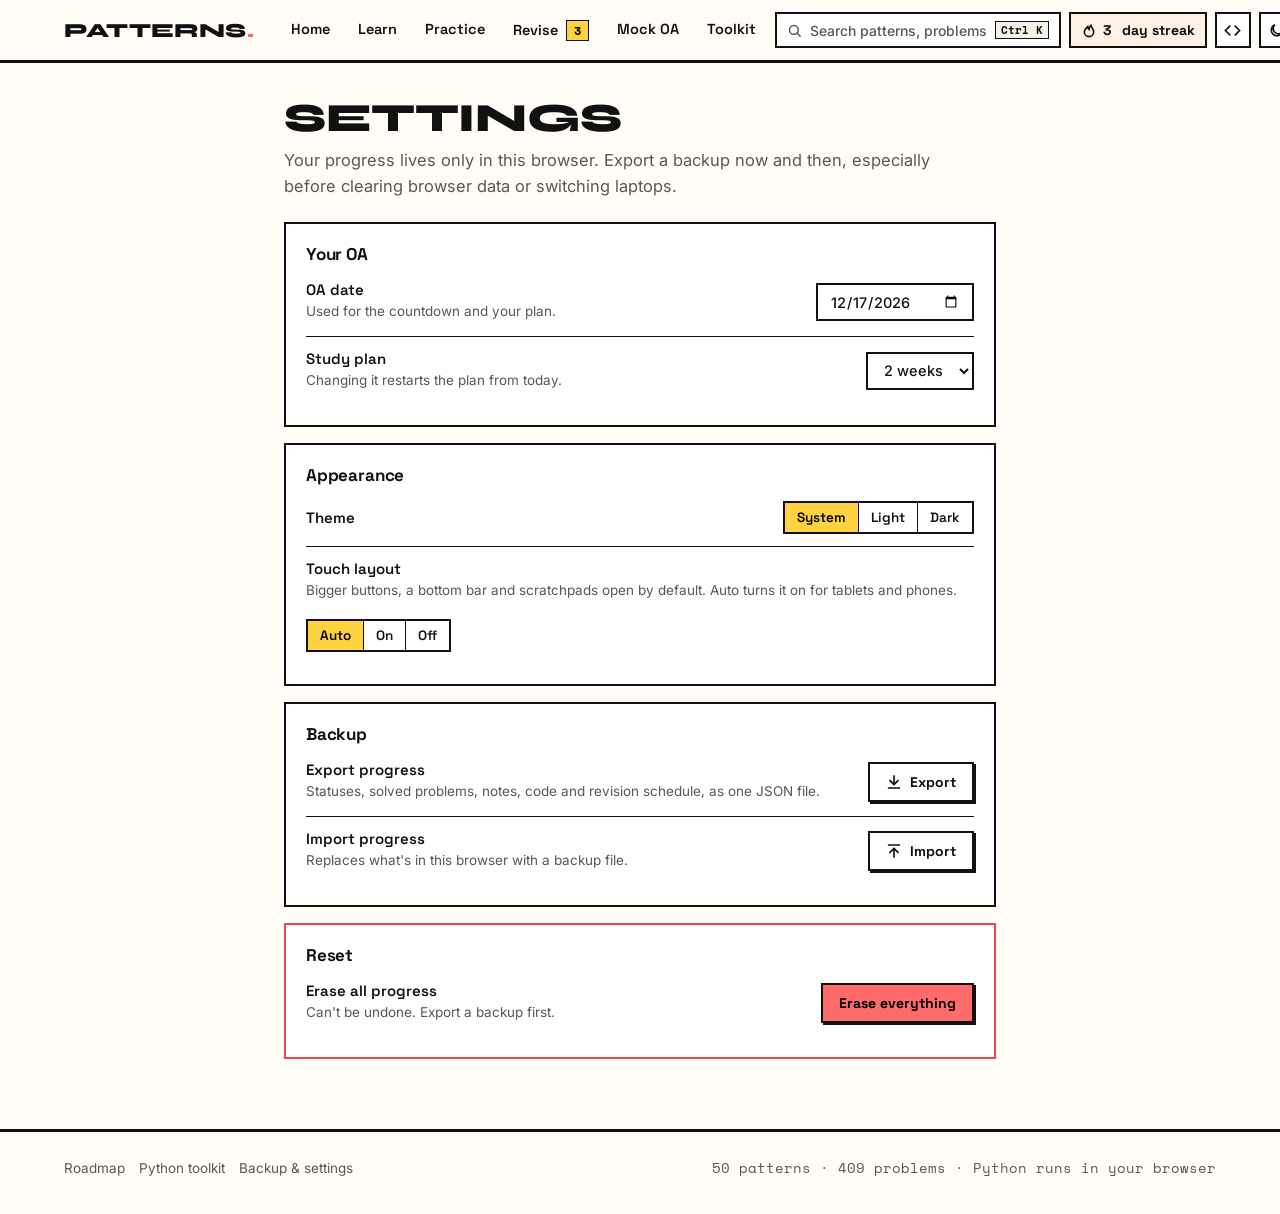
<file: settings.html>
<!doctype html>
<html lang="en">
<head>
<meta charset="utf-8">
<meta name="viewport" content="width=device-width, initial-scale=1">
<link rel="manifest" href="manifest.json">
<meta name="theme-color" content="#FFD23F">
<link rel="icon" href="assets/icon-192.png">
<link rel="apple-touch-icon" href="assets/icon-192.png">
<title>Settings — Patterns</title>
<link rel="stylesheet" href="assets/style.css">
<style>
  .set { max-width: 760px; }
  .set .card { margin-bottom: 16px; }
  .srow { display: flex; justify-content: space-between; gap: 16px; align-items: center; padding: 12px 0; border-top: 1px solid var(--line); flex-wrap: wrap; }
  .srow:first-of-type { border-top: 0; }
  .srow b { font: 600 15px var(--f-head); display: block; } .srow span.d { font-size: 13.5px; color: var(--muted); }
</style>
<script src="data/catalog.js"></script>
<script src="data/index.js"></script>
<script src="assets/app.js"></script>
<script src="data/roadmap.js"></script>
</head>
<body data-page="">
<main class="wrap set">
  <div class="ph"><h1>Settings</h1><p>Your progress lives only in this browser. Export a backup now and then, especially before clearing browser data or switching laptops.</p></div>

  <div class="card"><h3 style="margin-bottom:4px">Your OA</h3>
    <div class="srow"><div><b>OA date</b><span class="d">Used for the countdown and your plan.</span></div><input class="input" type="date" id="oa"></div>
    <div class="srow"><div><b>Study plan</b><span class="d">Changing it restarts the plan from today.</span></div><select class="input" id="plan"></select></div>
  </div>

  <div class="card"><h3 style="margin-bottom:4px">Appearance</h3>
    <div class="srow"><div><b>Theme</b></div><div class="seg" id="theme"><button data-v="">System</button><button data-v="light">Light</button><button data-v="dark">Dark</button></div></div>
    <div class="srow"><div><b>Touch layout</b><span class="d">Bigger buttons, a bottom bar and scratchpads open by default. Auto turns it on for tablets and phones.</span></div><div class="seg" id="touch"><button data-v="">Auto</button><button data-v="on">On</button><button data-v="off">Off</button></div></div>
  </div>

  <div class="card"><h3 style="margin-bottom:4px">Backup</h3>
    <div class="srow"><div><b>Export progress</b><span class="d">Statuses, solved problems, notes, code and revision schedule, as one JSON file.</span></div><button class="btn" id="exp">${ICON}</button></div>
    <div class="srow"><div><b>Import progress</b><span class="d">Replaces what's in this browser with a backup file.</span></div><label class="btn" style="cursor:pointer"><span id="impIcon"></span>Import<input type="file" accept="application/json,.json" id="imp" hidden></label></div>
  </div>

  <div class="card" style="border-color:var(--red)"><h3 style="margin-bottom:4px">Reset</h3>
    <div class="srow"><div><b>Erase all progress</b><span class="d">Can't be undone. Export a backup first.</span></div><button class="btn pink" id="reset">Erase everything</button></div>
  </div>
</main>
<script>
document.addEventListener("DOMContentLoaded", () => {
  const $ = (s) => document.querySelector(s);
  $("#exp").innerHTML = `${ICON.download} Export`; $("#impIcon").innerHTML = ICON.upload;
  const oa = Store.get("oaDate");
  if (oa != null) $("#oa").value = new Date(oa * 864e5).toISOString().slice(0, 10);
  $("#oa").onchange = (e) => { if (!e.target.value) return; Store.set("oaDate", Math.floor(new Date(e.target.value + "T12:00").getTime() / 864e5)); toast("OA date saved"); };
  $("#plan").innerHTML = `<option value="">No plan</option>` + Object.entries(PLANS).map(([k, p]) => `<option value="${k}" ${Store.get("plan") === k ? "selected" : ""}>${p.label}</option>`).join("");
  $("#plan").onchange = (e) => { Store.set("plan", e.target.value || undefined); Store.set("planStart", e.target.value ? today() : undefined); toast("Plan updated"); };
  const th = Store.get("theme", "");
  $("#theme").querySelectorAll("button").forEach((b) => b.classList.toggle("on", b.dataset.v === th));
  $("#theme").onclick = (e) => { const b = e.target.closest("button"); if (!b) return; Store.set("theme", b.dataset.v || undefined); location.reload(); };
  const tp = Store.get("touch", "");
  $("#touch").querySelectorAll("button").forEach((b) => b.classList.toggle("on", b.dataset.v === tp));
  $("#touch").onclick = (e) => { const b = e.target.closest("button"); if (!b) return; Store.set("touch", b.dataset.v || undefined); location.reload(); };
  $("#exp").onclick = () => {
    const blob = new Blob([JSON.stringify({ app: "patterns", version: 2, saved: new Date().toISOString(), data: Store.all() }, null, 1)], { type: "application/json" });
    const a = document.createElement("a"); a.href = URL.createObjectURL(blob); a.download = `patterns-backup-${new Date().toISOString().slice(0, 10)}.json`; a.click();
    setTimeout(() => URL.revokeObjectURL(a.href), 1000);
  };
  $("#imp").onchange = async (e) => {
    const f = e.target.files[0]; if (!f) return;
    try { const j = JSON.parse(await f.text()); if (j.app !== "patterns" || typeof j.data !== "object") throw 0;
      if (!confirm("Replace the progress in this browser with this backup?")) return;
      Store.replace(j.data); toast("Backup restored"); setTimeout(() => (location.href = "index.html"), 700);
    } catch (err) { toast("That file isn't a Patterns backup"); }
  };
  $("#reset").onclick = () => { if (confirm("Erase all progress, notes and code? This can't be undone.")) { clearDemo(); toast("Everything erased"); setTimeout(() => (location.href = "index.html"), 700); } };
});
</script>
</body>
</html>
</file>
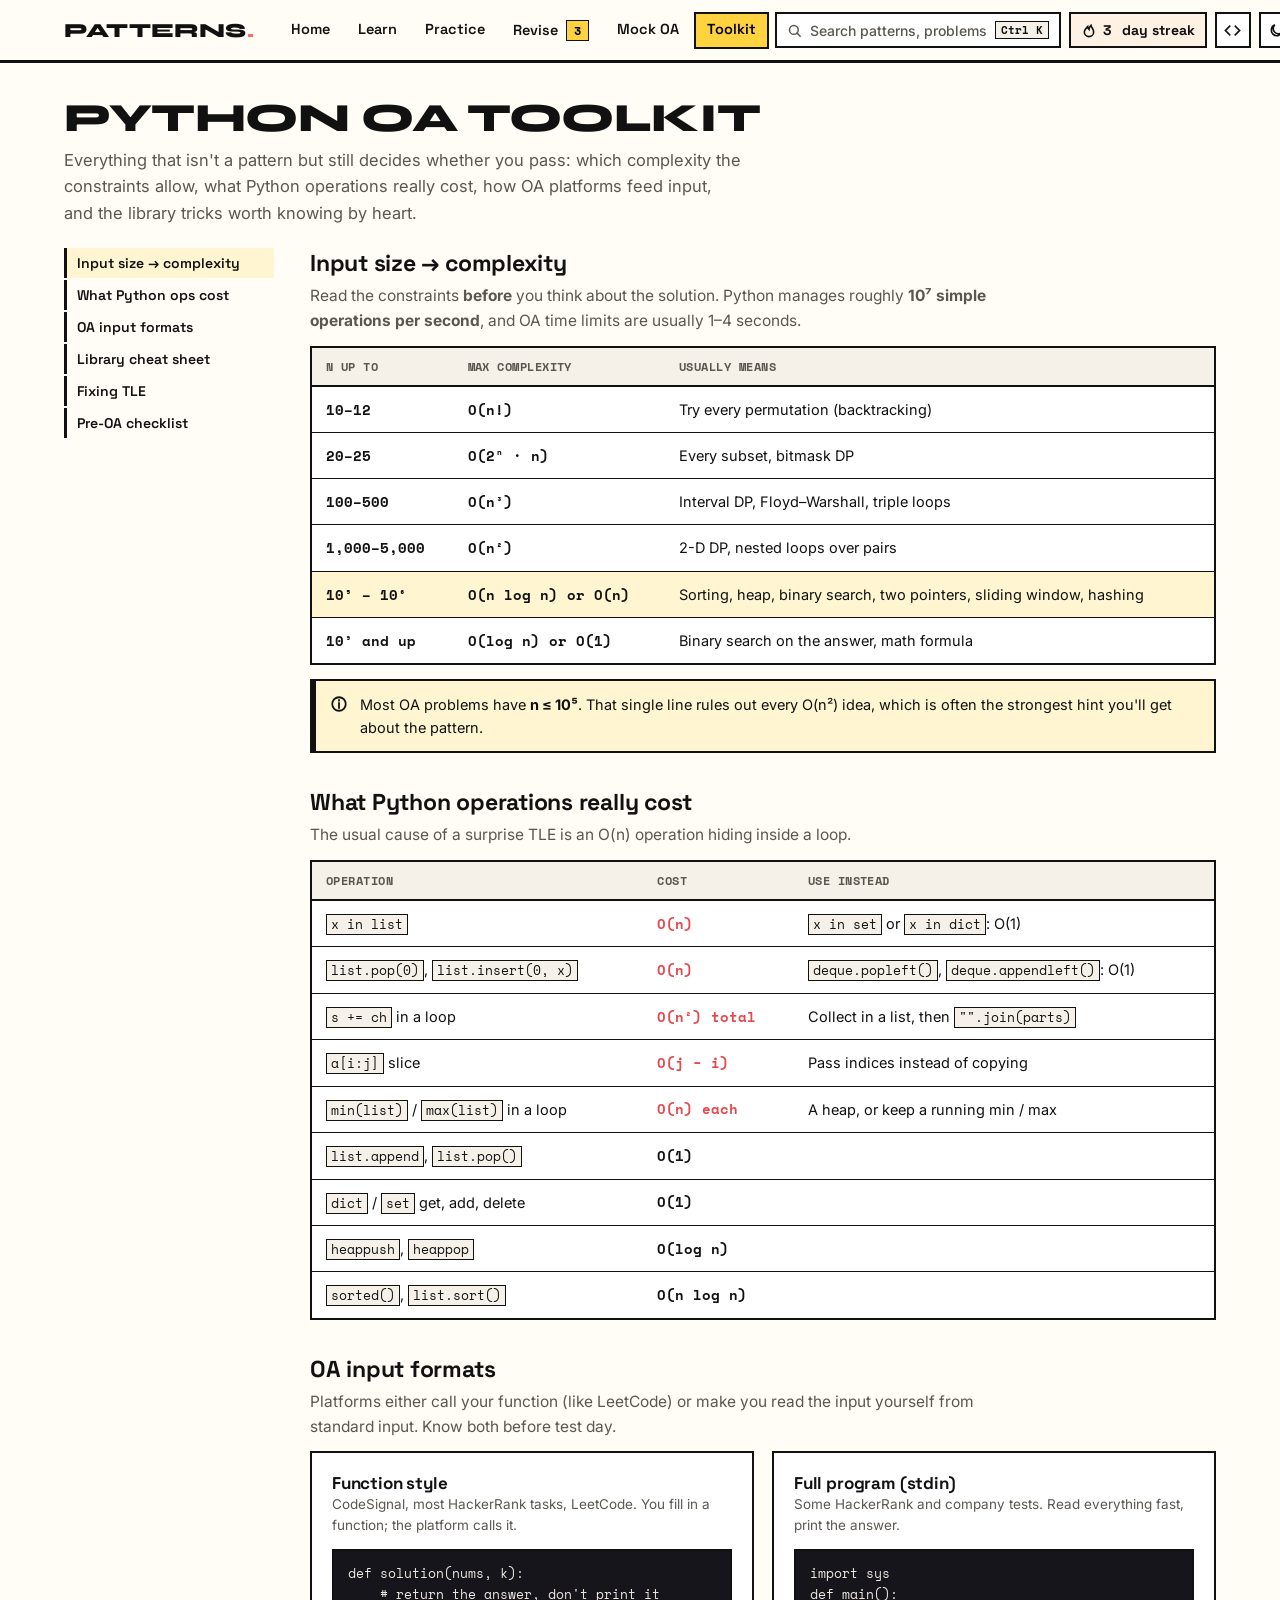
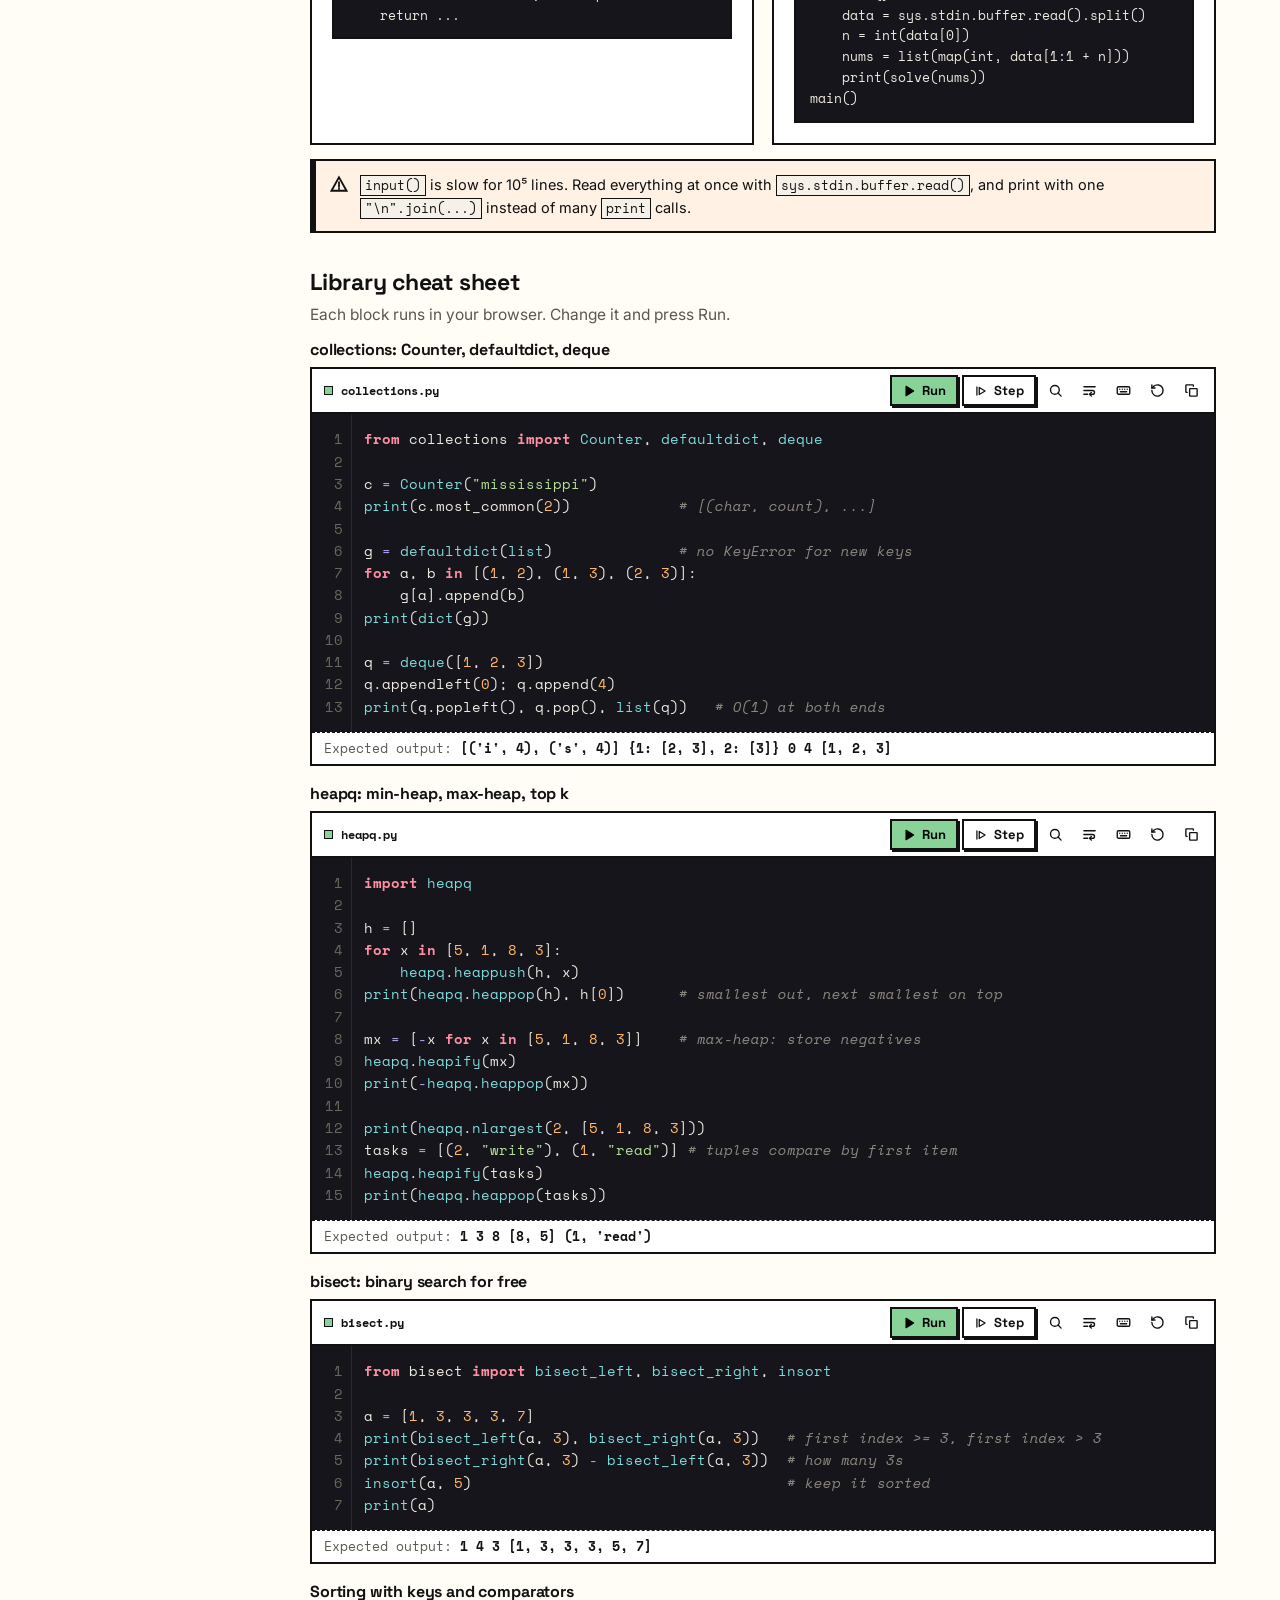
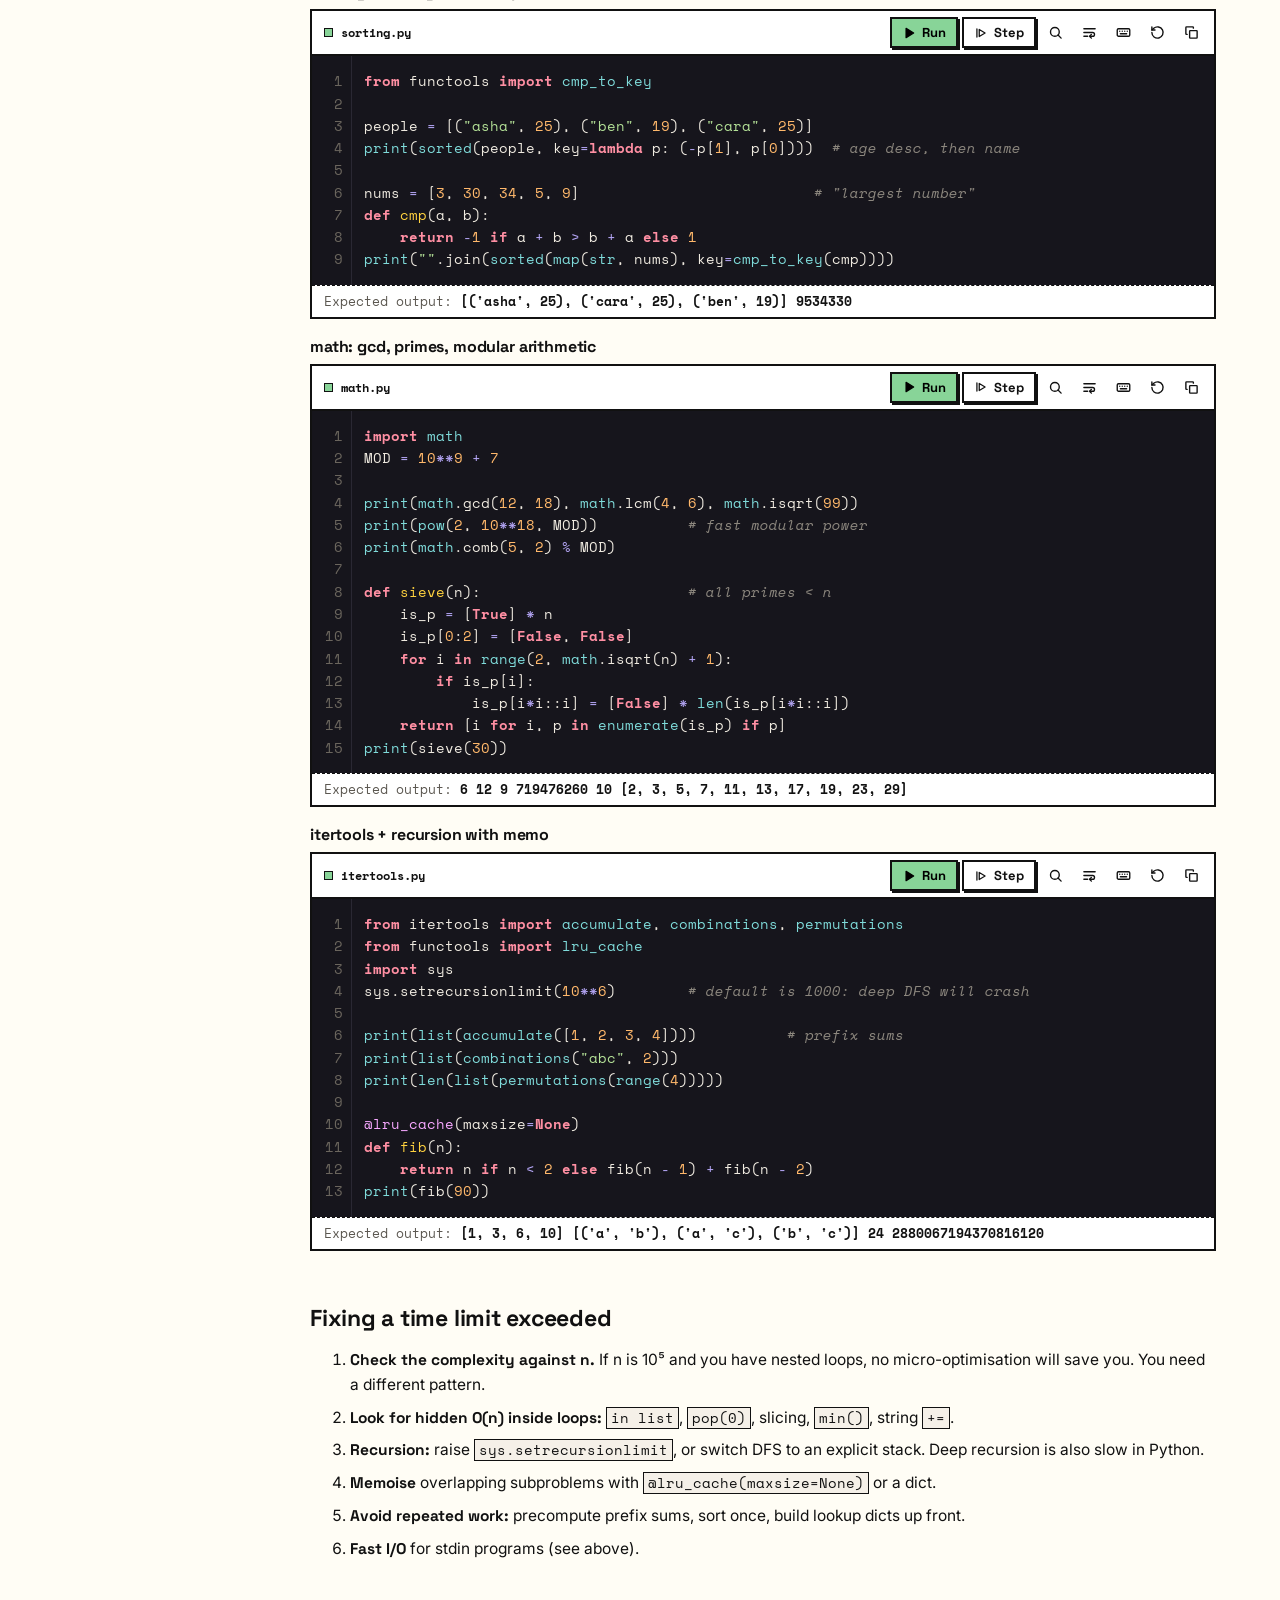
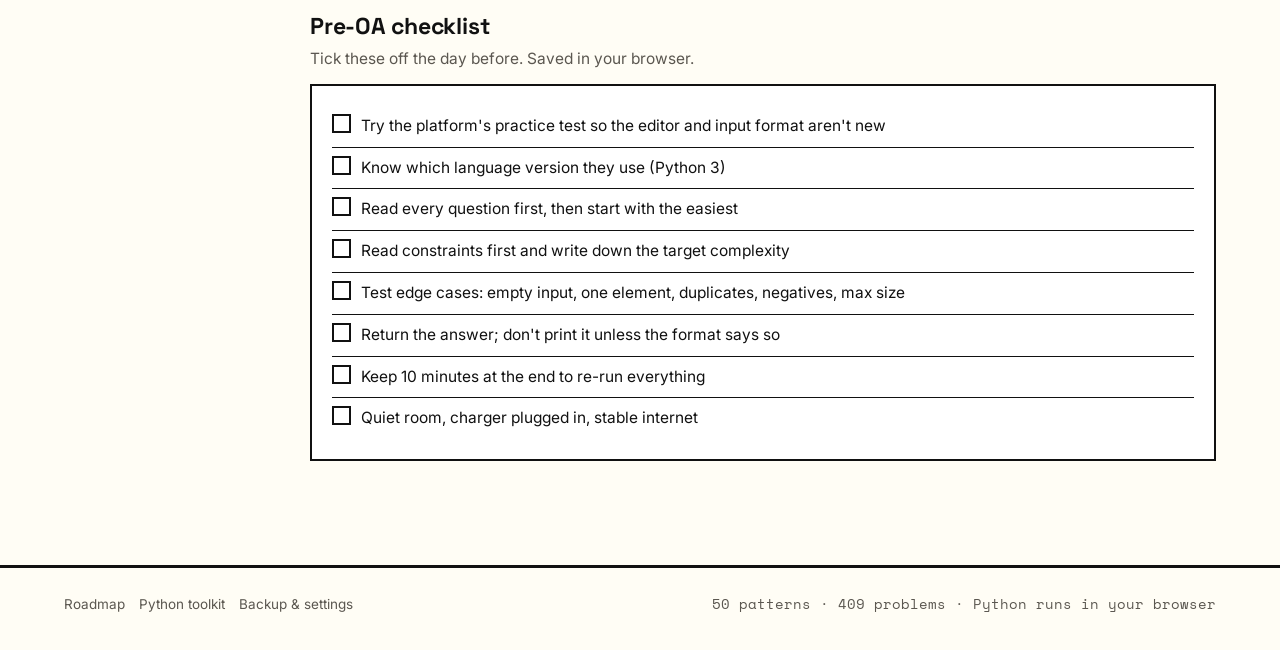
<file: toolkit.html>
<!doctype html>
<html lang="en">
<head>
<meta charset="utf-8">
<meta name="viewport" content="width=device-width, initial-scale=1">
<link rel="manifest" href="manifest.json">
<meta name="theme-color" content="#FFD23F">
<link rel="icon" href="assets/icon-192.png">
<link rel="apple-touch-icon" href="assets/icon-192.png">
<title>Toolkit — Patterns</title>
<link rel="stylesheet" href="assets/style.css">
<style>
  .tk { display: grid; grid-template-columns: 210px minmax(0, 1fr); gap: 36px; align-items: start; }
  .toc { position: sticky; top: 80px; display: flex; flex-direction: column; gap: 2px; font: 600 14px var(--f-head); }
  .toc a { text-decoration: none; padding: 6px 10px; border-left: 3px solid var(--line); }
  .toc a:hover { background: var(--bg-2); }
  .toc a.on { border-left-color: var(--ink); background: var(--yellow-l); }
  @media (max-width: 900px) { .tk { grid-template-columns: minmax(0, 1fr); } .toc { position: static; flex-direction: row; flex-wrap: wrap; } .toc a { border: var(--b); } }
  .tsec { padding-bottom: 34px; }
  .tsec h2 { font: 700 23px var(--f-head); margin-bottom: 6px; }
  .tsec > p { color: var(--muted); max-width: 720px; }
  .sz td:first-child { font: 700 14px var(--f-mono); white-space: nowrap; }
  .sz td:nth-child(2) { font: 700 14px var(--f-mono); }
  .sz tr.hl td { background: var(--yellow-l); }
  .cost td:nth-child(2) { font: 700 13.5px var(--f-mono); white-space: nowrap; }
  .cost .slow { color: var(--red); }
  .snip { margin-bottom: 18px; }
  .snip h3 { font-size: 16px; margin-bottom: 8px; }
  .code { background: var(--code-bg); color: var(--code-text); border: var(--b); padding: 12px 14px; font: 13px/1.6 var(--f-mono); white-space: pre; overflow-x: auto; margin: 8px 0 0; }
  .tle li { margin-bottom: 8px; } .tle b { font-family: var(--f-head); }
  .ck label { display: flex; gap: 10px; align-items: flex-start; padding: 8px 0; border-top: 1px solid var(--line); cursor: pointer; }
  .ck label:first-of-type { border-top: 0; }
</style>
<script src="data/catalog.js"></script>
<script src="data/index.js"></script>
<script src="assets/app.js"></script>
<script src="data/toolkit.js"></script>
<script src="assets/editor.js"></script>
</head>
<body data-page="toolkit">
<main class="wrap">
  <div class="ph"><h1>Python OA toolkit</h1><p>Everything that isn't a pattern but still decides whether you pass: which complexity the constraints allow, what Python operations really cost, how OA platforms feed input, and the library tricks worth knowing by heart.</p></div>
  <div class="tk">
    <nav class="toc" id="toc">
      <a href="#sizes">Input size → complexity</a><a href="#costs">What Python ops cost</a><a href="#input">OA input formats</a><a href="#library">Library cheat sheet</a><a href="#tle">Fixing TLE</a><a href="#checklist">Pre-OA checklist</a>
    </nav>
    <div>
      <section class="tsec" id="sizes"><h2>Input size → complexity</h2>
        <p>Read the constraints <b>before</b> you think about the solution. Python manages roughly <b>10⁷ simple operations per second</b>, and OA time limits are usually 1–4 seconds.</p>
        <div class="tscroll"><table class="tbl sz"><thead><tr><th>n up to</th><th>Max complexity</th><th>Usually means</th></tr></thead><tbody>
          <tr><td>10–12</td><td>O(n!)</td><td>Try every permutation (backtracking)</td></tr>
          <tr><td>20–25</td><td>O(2ⁿ · n)</td><td>Every subset, bitmask DP</td></tr>
          <tr><td>100–500</td><td>O(n³)</td><td>Interval DP, Floyd–Warshall, triple loops</td></tr>
          <tr><td>1,000–5,000</td><td>O(n²)</td><td>2-D DP, nested loops over pairs</td></tr>
          <tr class="hl"><td>10⁵ – 10⁶</td><td>O(n log n) or O(n)</td><td>Sorting, heap, binary search, two pointers, sliding window, hashing</td></tr>
          <tr><td>10⁹ and up</td><td>O(log n) or O(1)</td><td>Binary search on the answer, math formula</td></tr>
        </tbody></table></div>
        <div class="callout" style="margin-top:14px">${ICON}<p>Most OA problems have <b>n ≤ 10⁵</b>. That single line rules out every O(n²) idea, which is often the strongest hint you'll get about the pattern.</p></div>
      </section>

      <section class="tsec" id="costs"><h2>What Python operations really cost</h2>
        <p>The usual cause of a surprise TLE is an O(n) operation hiding inside a loop.</p>
        <div class="tscroll"><table class="tbl cost"><thead><tr><th>Operation</th><th>Cost</th><th>Use instead</th></tr></thead><tbody>
          <tr><td><code>x in list</code></td><td class="slow">O(n)</td><td><code>x in set</code> or <code>x in dict</code>: O(1)</td></tr>
          <tr><td><code>list.pop(0)</code>, <code>list.insert(0, x)</code></td><td class="slow">O(n)</td><td><code>deque.popleft()</code>, <code>deque.appendleft()</code>: O(1)</td></tr>
          <tr><td><code>s += ch</code> in a loop</td><td class="slow">O(n²) total</td><td>Collect in a list, then <code>"".join(parts)</code></td></tr>
          <tr><td><code>a[i:j]</code> slice</td><td class="slow">O(j − i)</td><td>Pass indices instead of copying</td></tr>
          <tr><td><code>min(list)</code> / <code>max(list)</code> in a loop</td><td class="slow">O(n) each</td><td>A heap, or keep a running min / max</td></tr>
          <tr><td><code>list.append</code>, <code>list.pop()</code></td><td>O(1)</td><td></td></tr>
          <tr><td><code>dict</code> / <code>set</code> get, add, delete</td><td>O(1)</td><td></td></tr>
          <tr><td><code>heappush</code>, <code>heappop</code></td><td>O(log n)</td><td></td></tr>
          <tr><td><code>sorted()</code>, <code>list.sort()</code></td><td>O(n log n)</td><td></td></tr>
        </tbody></table></div>
      </section>

      <section class="tsec" id="input"><h2>OA input formats</h2>
        <p>Platforms either call your function (like LeetCode) or make you read the input yourself from standard input. Know both before test day.</p>
        <div class="grid g2">
          <div class="card"><h3>Function style</h3><p class="small muted">CodeSignal, most HackerRank tasks, LeetCode. You fill in a function; the platform calls it.</p><pre class="code">def solution(nums, k):
    # return the answer, don't print it
    return ...</pre></div>
          <div class="card"><h3>Full program (stdin)</h3><p class="small muted">Some HackerRank and company tests. Read everything fast, print the answer.</p><pre class="code">import sys
def main():
    data = sys.stdin.buffer.read().split()
    n = int(data[0])
    nums = list(map(int, data[1:1 + n]))
    print(solve(nums))
main()</pre></div>
        </div>
        <div class="callout warn" style="margin-top:14px">${ICON}<p><code>input()</code> is slow for 10⁵ lines. Read everything at once with <code>sys.stdin.buffer.read()</code>, and print with one <code>"\n".join(...)</code> instead of many <code>print</code> calls.</p></div>
      </section>

      <section class="tsec" id="library"><h2>Library cheat sheet</h2><p>Each block runs in your browser. Change it and press Run.</p><div id="snips"></div></section>

      <section class="tsec" id="tle"><h2>Fixing a time limit exceeded</h2>
        <ol class="tle">
          <li><b>Check the complexity against n.</b> If n is 10⁵ and you have nested loops, no micro-optimisation will save you. You need a different pattern.</li>
          <li><b>Look for hidden O(n) inside loops:</b> <code>in list</code>, <code>pop(0)</code>, slicing, <code>min()</code>, string <code>+=</code>.</li>
          <li><b>Recursion:</b> raise <code>sys.setrecursionlimit</code>, or switch DFS to an explicit stack. Deep recursion is also slow in Python.</li>
          <li><b>Memoise</b> overlapping subproblems with <code>@lru_cache(maxsize=None)</code> or a dict.</li>
          <li><b>Avoid repeated work:</b> precompute prefix sums, sort once, build lookup dicts up front.</li>
          <li><b>Fast I/O</b> for stdin programs (see above).</li>
        </ol>
      </section>

      <section class="tsec" id="checklist"><h2>Pre-OA checklist</h2><p>Tick these off the day before. Saved in your browser.</p><div class="card ck" id="ck"></div></section>
    </div>
  </div>
</main>
<script>
document.addEventListener("DOMContentLoaded", () => {
  document.querySelectorAll(".callout").forEach((c, i) => (c.innerHTML = c.innerHTML.replace("${ICON}", i ? ICON.warn : ICON.info)));
  const host = document.getElementById("snips");
  SNIPPETS.forEach(([id, title, code, out]) => {
    const d = document.createElement("div"); d.className = "snip"; d.innerHTML = `<h3>${title}</h3><div></div>`; host.append(d);
    mountEditor(d.lastChild, { code, expected: out, title: id + ".py", key: "tk:" + id });
  });
  const items = ["Try the platform's practice test so the editor and input format aren't new", "Know which language version they use (Python 3)", "Read every question first, then start with the easiest", "Read constraints first and write down the target complexity", "Test edge cases: empty input, one element, duplicates, negatives, max size", "Return the answer; don't print it unless the format says so", "Keep 10 minutes at the end to re-run everything", "Quiet room, charger plugged in, stable internet"];
  document.getElementById("ck").innerHTML = items.map((t, i) => `<label><input type="checkbox" class="cb" data-i="${i}" ${Store.get("tkck:" + i) ? "checked" : ""}><span>${t}</span></label>`).join("");
  document.getElementById("ck").onchange = (e) => Store.set("tkck:" + e.target.dataset.i, e.target.checked || undefined);
  const links = [...document.querySelectorAll("#toc a")];
  const io = new IntersectionObserver((es) => es.forEach((en) => { if (en.isIntersecting) links.forEach((l) => l.classList.toggle("on", l.getAttribute("href") === "#" + en.target.id)); }), { rootMargin: "-20% 0px -70% 0px" });
  document.querySelectorAll(".tsec").forEach((s) => io.observe(s));
});
</script>
</body>
</html>
</file>
<file: assets/style.css>
/* =========================================================
   PATTERNS. — calm neubrutalism
   Borders on cards, shadows only on things you can press,
   colour only where it means something.
   ========================================================= */
@import url('https://fonts.googleapis.com/css2?family=Syne:wght@700;800&family=Space+Grotesk:wght@500;600;700&family=Inter:wght@400;500;600&family=Space+Mono:wght@400;700&display=swap');

:root {
  --ink: #111; --text: #111; --muted: #5b5750; --line: #111;
  --bg: #FFFDF5; --bg-2: #F5F0E8; --surface: #fff;
  --yellow: #FFD23F; --yellow-l: #FFF6D1;
  --pink: #FF6B6B;   --pink-l: #FFE6E6;
  --blue: #74B9FF;   --blue-l: #E6F2FF;
  --green: #88D498;  --green-l: #E9F6EC;
  --orange: #FFA552; --orange-l: #FFF1E3;
  --purple: #B8A9FA; --purple-l: #F1EEFF;
  --cyan: #7FDBDA;   --cyan-l: #E3F7F6;
  --red: #E5484D;

  --b: 2px solid var(--line);
  --b3: 3px solid var(--line);
  --sh: 4px 4px 0 0 var(--ink);
  --sh-sm: 2px 2px 0 0 var(--ink);

  --f-display: 'Syne', 'Arial Black', sans-serif;
  --f-head: 'Space Grotesk', system-ui, sans-serif;
  --f-body: 'Inter', system-ui, sans-serif;
  --f-mono: 'Space Mono', ui-monospace, Consolas, monospace;

  --code-bg: #16151C; --code-text: #EFEAE0; --code-line: #2A2833;
  --maxw: 1200px;
  color-scheme: light;
}
@media (prefers-color-scheme: dark) {
  :root:not([data-theme="light"]) {
    --ink: #EDE8DD; --text: #EDE8DD; --muted: #A9A398; --line: #4A4754;
    --bg: #131218; --bg-2: #1A1920; --surface: #1F1E26;
    --yellow-l: #39321C; --pink-l: #3A2326; --blue-l: #1D2838; --green-l: #1D3123;
    --orange-l: #39291A; --purple-l: #29243D; --cyan-l: #1B3131;
    --code-bg: #0E0D12; color-scheme: dark;
  }
}
:root[data-theme="dark"] {
  --ink: #EDE8DD; --text: #EDE8DD; --muted: #A9A398; --line: #4A4754;
  --bg: #131218; --bg-2: #1A1920; --surface: #1F1E26;
  --yellow-l: #39321C; --pink-l: #3A2326; --blue-l: #1D2838; --green-l: #1D3123;
  --orange-l: #39291A; --purple-l: #29243D; --cyan-l: #1B3131;
  --code-bg: #0E0D12; color-scheme: dark;
}

* { box-sizing: border-box; }
html { scroll-padding-top: 130px; }
body { margin: 0; background: var(--bg); color: var(--text); font: 15.5px/1.6 var(--f-body); -webkit-font-smoothing: antialiased; }
a { color: inherit; }
button { font: inherit; color: inherit; }
svg { display: block; }
::selection { background: var(--yellow); color: #000; }
:focus-visible { outline: 3px solid var(--blue); outline-offset: 2px; }
h1, h2, h3, h4 { font-family: var(--f-head); margin: 0; line-height: 1.2; letter-spacing: -0.01em; }
p { margin: 0 0 12px; }
.wrap { max-width: var(--maxw); margin: 0 auto; padding: 0 24px; }
@media (max-width: 640px) { .wrap { padding: 0 16px; } }
.mono { font-family: var(--f-mono); }
.muted { color: var(--muted); }
.small { font-size: 13.5px; }
.row { display: flex; gap: 10px; align-items: center; flex-wrap: wrap; }
.grow { flex: 1; }
.hide { display: none !important; }

/* ---------- nav ---------- */
.nav { position: sticky; top: 0; z-index: 50; background: var(--bg); border-bottom: var(--b3); }
.nav .wrap { display: flex; align-items: center; gap: 6px; height: 60px; }
.logo { font: 800 20px var(--f-display); text-decoration: none; margin-right: 18px; letter-spacing: .01em; }
.logo i { color: var(--pink); font-style: normal; }
.nav-links { display: flex; gap: 2px; }
.nav-links a { font: 600 14.5px var(--f-head); text-decoration: none; padding: 6px 11px; border: 2px solid transparent; }
.nav-links a:hover { border-color: var(--line); }
.nav-links a.on { background: var(--yellow); color: #000; border-color: var(--ink); }
.nav-right { margin-left: auto; display: flex; gap: 8px; align-items: center; }
.search-btn { display: flex; align-items: center; gap: 8px; height: 36px; padding: 0 10px; min-width: 220px; background: var(--surface); border: var(--b); cursor: pointer; font: 500 14px var(--f-body); color: var(--muted); }
.search-btn kbd { margin-left: auto; }
.search-btn svg { width: 15px; height: 15px; }
kbd { font: 700 11px var(--f-mono); border: 1.5px solid var(--line); padding: 0 5px; background: var(--bg-2); color: var(--text); }
.streak { display: flex; align-items: center; gap: 6px; height: 36px; padding: 0 10px; border: var(--b); background: var(--orange-l); font: 700 14px var(--f-head); }
.streak svg { width: 16px; height: 16px; }
.icon-btn { width: 36px; height: 36px; display: grid; place-items: center; background: var(--surface); border: var(--b); cursor: pointer; text-decoration: none; }
.icon-btn:hover { background: var(--yellow-l); }
.icon-btn svg { width: 17px; height: 17px; }
.menu-btn { display: none; }
@media (max-width: 1000px) {
  .nav-links { display: none; }
  .nav-links.open { display: flex; flex-direction: column; position: absolute; top: 60px; left: 0; right: 0; background: var(--bg); padding: 10px 16px 16px; border-bottom: var(--b3); }
  .menu-btn { display: grid; }
  .search-btn { min-width: 0; } .search-btn span, .search-btn kbd { display: none; }
  .streak span { display: none; }
}

/* ---------- page header ---------- */
.ph { padding: 34px 0 22px; }
.ph h1 { font: 800 clamp(28px, 3.6vw, 40px)/1.05 var(--f-display); text-transform: uppercase; letter-spacing: -0.01em; }
.ph p { color: var(--muted); font-size: 16.5px; margin: 8px 0 0; max-width: 680px; }
.ph .row { margin-top: 16px; }
.crumb { font: 700 12px var(--f-mono); text-transform: uppercase; color: var(--muted); margin-bottom: 10px; }
.crumb a { text-decoration: none; } .crumb a:hover { text-decoration: underline; }

/* ---------- primitives ---------- */
.card { background: var(--surface); border: var(--b); padding: 20px; }
.card.pad-s { padding: 14px 16px; }
.card h3 { font-size: 17px; }
.card-h { display: flex; align-items: center; gap: 10px; margin-bottom: 14px; }
.card-h h3 { margin-right: auto; }
.lab { font: 700 11.5px var(--f-mono); text-transform: uppercase; letter-spacing: .05em; color: var(--muted); }
a.card, .card.click { display: block; text-decoration: none; cursor: pointer; transition: transform .08s, box-shadow .08s; }
a.card:hover, .card.click:hover { transform: translate(-2px, -2px); box-shadow: var(--sh); }

.btn { display: inline-flex; align-items: center; justify-content: center; gap: 8px; padding: 9px 16px; border: var(--b); background: var(--surface); color: var(--text);
  font: 700 14px var(--f-head); text-decoration: none; cursor: pointer; box-shadow: var(--sh-sm); transition: transform .06s, box-shadow .06s; white-space: nowrap; }
.btn:hover { transform: translate(-1px, -1px); box-shadow: 3px 3px 0 0 var(--ink); }
.btn:active { transform: translate(2px, 2px); box-shadow: none; }
.btn.primary { background: #111; color: #fff; border-color: #111; }
:root[data-theme="dark"] .btn.primary { background: var(--yellow); color: #000; border-color: var(--yellow); }
@media (prefers-color-scheme: dark) { :root:not([data-theme="light"]) .btn.primary { background: var(--yellow); color: #000; border-color: var(--yellow); } }
.btn.yellow { background: var(--yellow); color: #000; border-color: var(--ink); }
.btn.green { background: var(--green); color: #000; border-color: var(--ink); }
.btn.pink { background: var(--pink); color: #000; border-color: var(--ink); }
.btn.ghost { box-shadow: none; border-color: transparent; background: transparent; }
.btn.ghost:hover { border-color: var(--line); transform: none; }
.btn.sm { padding: 5px 10px; font-size: 13px; gap: 6px; }
.btn svg { width: 16px; height: 16px; } .btn.sm svg { width: 14px; height: 14px; }
.btn[disabled] { opacity: .5; pointer-events: none; }

.tag { display: inline-flex; align-items: center; gap: 5px; font: 700 11.5px var(--f-mono); padding: 1px 7px; border: 1.5px solid var(--line); background: var(--surface); white-space: nowrap; }
.tag.easy { background: var(--green-l); color: var(--text); } .tag.easy::before { content: ""; width: 7px; height: 7px; background: var(--green); border: 1px solid var(--ink); }
.tag.medium { background: var(--orange-l); } .tag.medium::before { content: ""; width: 7px; height: 7px; background: var(--orange); border: 1px solid var(--ink); }
.tag.hard { background: var(--pink-l); } .tag.hard::before { content: ""; width: 7px; height: 7px; background: var(--pink); border: 1px solid var(--ink); }
.tag.y { background: var(--yellow); color: #000; border-color: var(--ink); }
.tag.solid { background: #111; color: #fff; border-color: #111; }
.sw { width: 10px; height: 10px; border: 1.5px solid var(--ink); display: inline-block; flex: none; }
.dot { width: 9px; height: 9px; border-radius: 50%; display: inline-block; border: 1.5px solid var(--ink); flex: none; }

.status { font: 600 12.5px var(--f-head); display: inline-flex; align-items: center; gap: 6px; }
.status::before { content: ""; width: 9px; height: 9px; border: 1.5px solid var(--ink); background: var(--bg-2); }
.status.s-learning::before { background: var(--blue); }
.status.s-learned::before { background: var(--green); }
.status.s-revise::before { background: var(--pink); }
.status.s-solved::before { background: var(--green); }
.status.s-attempted::before { background: var(--orange); }

.meter { height: 8px; border: 1.5px solid var(--line); background: var(--bg-2); }
.meter i { display: block; height: 100%; background: var(--green); }
.meter.y i { background: var(--yellow); } .meter.p i { background: var(--pink); } .meter.b i { background: var(--blue); }

.seg { display: inline-flex; border: var(--b); background: var(--surface); }
.seg button { padding: 6px 12px; border: 0; border-right: 1.5px solid var(--line); background: transparent; font: 600 13.5px var(--f-head); cursor: pointer; }
.seg button:last-child { border-right: 0; }
.seg button:hover { background: var(--yellow-l); }
.seg button.on { background: var(--yellow); color: #000; }

.input, select.input { height: 38px; padding: 0 12px; border: var(--b); background: var(--surface); color: var(--text); font: 500 14.5px var(--f-body); outline: none; }
.input:focus { box-shadow: var(--sh-sm); }
textarea.input { height: auto; padding: 10px 12px; resize: vertical; }

.tbl { width: 100%; border-collapse: collapse; background: var(--surface); border: var(--b); font-size: 14.5px; }
.tbl th { text-align: left; font: 700 11.5px var(--f-mono); text-transform: uppercase; letter-spacing: .04em; color: var(--muted); padding: 10px 14px; border-bottom: var(--b); background: var(--bg-2); white-space: nowrap; }
.tbl td { padding: 11px 14px; border-top: 1px solid var(--line); vertical-align: middle; }
.tbl tbody tr:first-child td { border-top: 0; }
.tbl tbody tr:hover td { background: var(--yellow-l); }
.tbl a.t { font-weight: 600; text-decoration: none; } .tbl a.t:hover { text-decoration: underline; }
.tscroll { overflow-x: auto; }

code { font-family: var(--f-mono); font-size: .88em; background: var(--bg-2); border: 1px solid var(--line); padding: 0 4px; }
.callout { display: flex; gap: 12px; padding: 12px 14px; border: var(--b); border-left-width: 6px; background: var(--yellow-l); font-size: 14.5px; }
.callout.warn { background: var(--orange-l); } .callout.ok { background: var(--green-l); } .callout.bad { background: var(--pink-l); }
.callout svg { width: 18px; height: 18px; flex: none; margin-top: 2px; }
.callout p { margin: 0; }
.cb { appearance: none; width: 19px; height: 19px; border: var(--b); background: var(--surface); cursor: pointer; display: inline-grid; place-items: center; flex: none; margin: 0; vertical-align: middle; }
.cb:checked { background: var(--green); }
.cb:checked::after { content: ""; width: 9px; height: 5px; border-left: 2.5px solid #000; border-bottom: 2.5px solid #000; transform: rotate(-45deg) translate(1px, -1px); }

.grid { display: grid; gap: 18px; }
.g2 { grid-template-columns: repeat(2, minmax(0, 1fr)); }
.g3 { grid-template-columns: repeat(3, minmax(0, 1fr)); }
.g4 { grid-template-columns: repeat(4, minmax(0, 1fr)); }
@media (max-width: 960px) { .g3, .g4 { grid-template-columns: repeat(2, minmax(0, 1fr)); } }
@media (max-width: 640px) { .g2, .g3, .g4 { grid-template-columns: 1fr; } }

.big-n { font: 800 34px/1 var(--f-display); }
.empty { padding: 26px; text-align: center; color: var(--muted); border: 2px dashed var(--line); }

/* ---------- footer ---------- */
.foot { margin-top: 70px; border-top: var(--b3); padding: 26px 0 34px; }
.foot .wrap { display: flex; justify-content: space-between; gap: 16px; flex-wrap: wrap; font-size: 13.5px; color: var(--muted); }
.foot a { text-decoration: none; margin-right: 14px; } .foot a:hover { text-decoration: underline; }

/* ---------- code editor ---------- */
.ed { --ed-fs: 13.5px; border: var(--b); background: var(--code-bg); position: relative; transition: border-color .15s ease; }
.ed:focus-within { border-color: var(--blue); }
.ed-bar { display: flex; align-items: center; gap: 4px; flex-wrap: wrap; padding: 6px 8px 6px 12px; background: var(--surface); border-bottom: var(--b); }
.ed-title { font: 700 12px var(--f-mono); margin-right: auto; display: flex; align-items: center; gap: 8px; }
.ed-dot { width: 9px; height: 9px; background: var(--green); border: 1.5px solid var(--ink); }
.ed-dot.edited { background: var(--orange); }
.ed .ib { width: 30px; height: 30px; display: inline-grid; place-items: center; border: 1.5px solid transparent; background: transparent; color: var(--text); cursor: pointer; padding: 0; flex: none; }
.ed .ib:hover { border-color: var(--line); }
.ed .ib.on { background: var(--yellow-l); border-color: var(--line); }
.ed .ib svg { width: 15px; height: 15px; }
.ed .ib[hidden] { display: none; }
.ed-bar .btn svg { width: 14px; height: 14px; }
.ed-tabkey { display: none !important; }
@media (pointer: coarse) { .ed-tabkey { display: inline-grid !important; } }
.ed-keys { display: grid; grid-template-columns: repeat(auto-fill, minmax(230px, 1fr)); gap: 4px 16px; padding: 10px 12px; background: var(--surface); border-bottom: var(--b); font-size: 13px; }
.ed-keys[hidden] { display: none; }
.ed-keys div { display: flex; gap: 8px; align-items: center; }
.ed-keys kbd { min-width: 118px; text-align: center; }
.ed-find { display: flex; gap: 4px; align-items: center; padding: 6px 8px; background: var(--bg-2); border-bottom: var(--b); }
.ed-find[hidden] { display: none; }
.ed-find input { flex: 1; min-width: 100px; height: 30px; padding: 0 10px; border: var(--b); background: var(--surface); color: var(--text); font: 13px var(--f-mono); outline: none; }
.ed-find input:focus { border-color: var(--blue); }
.ed-find .cnt { font: 12px var(--f-mono); color: var(--muted); min-width: 52px; text-align: center; }
.ed-find .cnt.none { color: var(--red); }
.ed-scroll { overflow: auto; position: relative; }
.ed-inner { position: relative; min-width: max-content; }
.ed.wrap .ed-inner { min-width: 0; }
.ed-body { position: relative; font-family: var(--f-mono); font-size: var(--ed-fs); line-height: 1.65; font-variant-ligatures: none; font-feature-settings: "liga" 0, "calt" 0; }
.ed-body pre, .ed-body textarea, .ed-mirror { margin: 0; padding: 14px 16px 14px 52px; white-space: pre; overflow: hidden; font: inherit; font-variant-ligatures: none; font-feature-settings: "liga" 0, "calt" 0; tab-size: 4; border: 0; min-height: 56px; letter-spacing: 0; box-sizing: border-box; }
.ed.wrap .ed-body pre, .ed.wrap .ed-body textarea, .ed-mirror { white-space: pre-wrap; word-break: break-all; overflow-wrap: anywhere; }
.ed-body pre { color: var(--code-text); pointer-events: none; position: relative; z-index: 1; background: transparent; }
.ed-body textarea { position: absolute; inset: 0; width: 100%; height: 100%; resize: none; background: transparent; color: transparent; caret-color: #FFD23F; outline: none; box-shadow: none; z-index: 2; cursor: text; }
.ed-body textarea::selection { background: rgba(255, 210, 63, .32); color: transparent; }
.ed-gutter { position: absolute; left: 0; top: 0; bottom: 0; width: 40px; padding-top: 14px; text-align: right; color: #6a655d; border-right: 1px solid var(--code-line); user-select: none; pointer-events: none; z-index: 1; overflow: hidden; }
.ed-gutter div { padding-right: 8px; }
.ed-gutter .err { color: #FF6B6B; font-weight: 700; background: rgba(255, 107, 107, .16); }
.ed-gutter .cur { color: #FFD23F; font-weight: 700; }
.ed-ov { position: absolute; inset: 0; pointer-events: none; z-index: 0; }
.ed-band { position: absolute; left: 41px; right: 0; }
.ed-band.err { background: rgba(255, 107, 107, .14); }
.ed-band.cur { background: rgba(255, 210, 63, .14); box-shadow: inset 2px 0 0 #FFD23F; }
.ed-box { position: absolute; border: 1px solid rgba(239, 234, 224, .55); border-radius: 2px; background: rgba(239, 234, 224, .08); }
.ed-hit { position: absolute; background: rgba(116, 185, 255, .28); border-radius: 2px; }
.ed-hit.cur { background: rgba(255, 165, 82, .6); }
.ed-mirror { position: absolute; left: 0; top: 0; visibility: hidden; pointer-events: none; height: auto; min-height: 0; }
.ed-mirror div { min-height: 1em; }
.ed-measure { position: absolute; visibility: hidden; white-space: pre; left: 0; top: 0; pointer-events: none; }
.ed-probe { position: absolute; width: 1px; pointer-events: none; }
.ed-stdin { padding: 8px 12px 10px; border-top: var(--b); background: var(--bg-2); }
.ed-stdin[hidden] { display: none; }
.ed-stdin label { display: block; font: 700 11.5px var(--f-mono); text-transform: uppercase; color: var(--muted); margin-bottom: 6px; }
.ed-stdin textarea { width: 100%; padding: 8px 10px; border: var(--b); background: var(--surface); color: var(--text); font: 13px/1.5 var(--f-mono); resize: vertical; outline: none; }
.ed-stdin textarea:focus { border-color: var(--blue); }
.ed-out { border-top: var(--b); background: var(--surface); font: 13px var(--f-mono); }
.ed-out[hidden] { display: none; }
.ed-out-head { display: flex; align-items: center; gap: 6px; padding: 4px 6px 4px 12px; border-bottom: 1px solid var(--line); background: var(--bg-2); font-size: 11.5px; font-weight: 700; text-transform: uppercase; min-height: 36px; }
.ed-out-head .st { margin-left: auto; text-transform: none; }
.ed-out pre { margin: 0; padding: 10px 12px; white-space: pre-wrap; word-break: break-word; max-height: 260px; overflow: auto; }
.ed-out .err { color: var(--red); }
.ed-errblock { color: var(--red); white-space: pre-wrap; margin-top: 6px; padding: 8px 10px; border-left: 3px solid var(--red); background: var(--pink-l); }
.ed-expected { padding: 6px 12px; border-top: 1px dashed var(--line); font: 12.5px var(--f-mono); color: var(--muted); background: var(--surface); }
.ed-expected b { color: var(--text); }
.ed-trace { border-top: var(--b); background: var(--surface); padding: 8px 12px 12px; }
.ed-trace[hidden] { display: none; }
.tr-head { display: flex; align-items: center; gap: 10px; margin-bottom: 6px; }
.tr-cap { font-size: 13px; padding: 6px 10px; background: var(--orange-l); border: 1px solid var(--line); margin-bottom: 8px; }
.tr-ctl { display: flex; align-items: center; gap: 8px; flex-wrap: wrap; margin-bottom: 10px; }
.tr-ctl input[type=range] { flex: 1; min-width: 140px; accent-color: #111; }
.tr-ctl .btn svg { width: 14px; height: 14px; }
.tr-grid { display: grid; grid-template-columns: minmax(0, 1fr) minmax(0, 1fr); gap: 12px; }
@media (max-width: 640px) { .tr-grid { grid-template-columns: minmax(0, 1fr); } }
.tr-vars { width: 100%; border-collapse: collapse; font: 12.5px var(--f-mono); margin-top: 4px; }
.tr-vars td { border-top: 1px solid var(--line); padding: 4px 6px; vertical-align: top; word-break: break-all; }
.tr-vars td:first-child { font-weight: 700; width: 30%; }
.tr-vars tr.ret td { background: var(--green-l); }
.tr-out { margin: 4px 0 0; padding: 8px 10px; background: var(--bg-2); border: 1px solid var(--line); font: 12.5px var(--f-mono); white-space: pre-wrap; max-height: 180px; overflow: auto; }
.tk-k { color: #FF8FA3; font-weight: 700; } .tk-b { color: #7FDBDA; } .tk-s { color: #B4E197; } .tk-n { color: #FFB86B; }
.tk-c { color: #8C877E; font-style: italic; } .tk-f { color: #FFD23F; } .tk-cl { color: #FFD23F; font-weight: 700; } .tk-o { color: #B8A9FA; }
.tk-d { color: #F7A8FF; } .tk-self { color: #FFA552; font-style: italic; }
/* playground */
.pg-ov { position: fixed; inset: 0; z-index: 150; background: rgba(0, 0, 0, .5); display: flex; align-items: stretch; justify-content: center; padding: 4vh 3vw; pointer-events: auto; }
.pg-ov[hidden] { display: none !important; pointer-events: none; }
.pg-box { width: min(1100px, 100%); display: flex; flex-direction: column; background: var(--surface); border: var(--b3); box-shadow: 6px 6px 0 var(--ink); min-height: 0; }
.pg-head { display: flex; align-items: center; gap: 10px; padding: 8px 10px 8px 14px; border-bottom: var(--b); }
.pg-head b { font: 800 16px var(--f-display); text-transform: uppercase; }
.pg-head .ib { width: 30px; height: 30px; display: inline-grid; place-items: center; border: 1.5px solid transparent; background: transparent; color: var(--text); cursor: pointer; }
.pg-head .ib:hover { border-color: var(--line); }
.pg-head .ib svg { width: 16px; height: 16px; }
.pg-ed { flex: 1; min-height: 0; overflow: auto; }
.pg-ed .ed { border: 0; min-height: 100%; }
.pg-ed .ed-scroll { min-height: 45vh; }
body.pg-lock { overflow: hidden; }
@media (max-width: 640px) { .pg-ov { padding: 0; } .pg-box { box-shadow: none; border: 0; } .hide-s { display: none; } }
@media (prefers-reduced-motion: reduce) { .ed, .ed * { transition: none !important; animation: none !important; } }

/* ---------- search ---------- */
.modal-bg { position: fixed; inset: 0; background: rgba(0,0,0,.45); z-index: 100; display: none; align-items: flex-start; justify-content: center; padding: 12vh 16px 16px; }
.modal-bg.open { display: flex; }
.modal { width: min(620px, 100%); background: var(--surface); border: var(--b3); box-shadow: 6px 6px 0 var(--ink); }
.modal input { width: 100%; border: 0; border-bottom: var(--b); padding: 16px 18px; font: 600 17px var(--f-head); background: var(--surface); color: var(--text); outline: none; }
.modal ul { list-style: none; margin: 0; padding: 6px; max-height: 52vh; overflow: auto; }
.modal li.h { font: 700 11px var(--f-mono); text-transform: uppercase; color: var(--muted); padding: 10px 10px 4px; }
.modal li a { display: flex; gap: 10px; align-items: center; padding: 8px 10px; text-decoration: none; border: 1.5px solid transparent; font-size: 14.5px; }
.modal li a .g { margin-left: auto; font: 11px var(--f-mono); color: var(--muted); }
.modal li.sel a, .modal li a:hover { border-color: var(--line); background: var(--yellow-l); }

.toast { position: fixed; bottom: 20px; left: 50%; transform: translateX(-50%) translateY(120px); background: #111; color: #fff; border: 2px solid #111; padding: 9px 14px; font: 600 14px var(--f-head); z-index: 200; transition: transform .2s; box-shadow: 4px 4px 0 var(--yellow); }
.toast.show { transform: translateX(-50%); }

/* ---------- split "solve" layout (Solve + Mock OA) ---------- */
.split { display: grid; grid-template-columns: minmax(0, 1fr) minmax(0, 1.1fr); border-top: var(--b3); height: calc(100vh - 60px); }
.split > section { overflow: auto; min-height: 0; }
.split .left { border-right: var(--b3); background: var(--surface); }
.split .right { display: flex; flex-direction: column; background: var(--bg); }
.ptabs { display: flex; border-bottom: var(--b); background: var(--bg-2); position: sticky; top: 0; z-index: 2; overflow-x: auto; }
.ptabs button { padding: 10px 14px; border: 0; border-right: 1px solid var(--line); background: transparent; font: 600 13.5px var(--f-head); cursor: pointer; white-space: nowrap; display: flex; gap: 6px; align-items: center; }
.ptabs button.on { background: var(--surface); box-shadow: inset 0 -3px 0 var(--ink); }
.ptabs button svg { width: 14px; height: 14px; }
.pbody { padding: 22px 24px 40px; }
.pbody h2 { font-size: 22px; margin-bottom: 8px; }
.pbody h4 { font-size: 14px; margin: 18px 0 8px; }
.pbody pre.io { background: var(--bg-2); border: var(--b); padding: 10px 12px; font: 13px/1.6 var(--f-mono); white-space: pre-wrap; margin: 0 0 10px; }
.pbody ul { padding-left: 20px; margin: 0 0 10px; }
.cx-hint { display: flex; gap: 10px; align-items: center; padding: 10px 12px; border: var(--b); background: var(--blue-l); font-size: 14px; margin-top: 12px; }
.cx-hint svg { width: 18px; height: 18px; flex: none; }
.hint-step { border: var(--b); margin-bottom: 10px; background: var(--surface); }
.hint-step summary { padding: 10px 14px; cursor: pointer; font: 600 14px var(--f-head); list-style: none; display: flex; gap: 8px; }
.hint-step summary::-webkit-details-marker { display: none; }
.hint-step[open] summary { border-bottom: 1px solid var(--line); background: var(--yellow-l); }
.hint-step div { padding: 10px 14px; font-size: 14.5px; }
.right .ed { flex: 1; display: flex; flex-direction: column; border: 0; border-bottom: var(--b); min-height: 260px; }
.right .ed .ed-scroll { flex: 1; }
.runbar { display: flex; gap: 8px; align-items: center; padding: 8px 12px; border-bottom: var(--b); background: var(--surface); flex-wrap: wrap; }
.results { background: var(--surface); max-height: 40vh; overflow: auto; }
.results .rh { display: flex; align-items: center; gap: 10px; padding: 8px 14px; border-bottom: 1px solid var(--line); font: 700 12px var(--f-mono); text-transform: uppercase; }
.case { display: grid; grid-template-columns: 90px 1fr; border-bottom: 1px solid var(--line); font: 12.5px/1.55 var(--f-mono); }
.case > div:first-child { padding: 8px 12px; border-right: 1px solid var(--line); font-weight: 700; display: flex; align-items: center; gap: 6px; }
.case.pass > div:first-child { background: var(--green-l); } .case.fail > div:first-child { background: var(--pink-l); }
.case .io { padding: 8px 12px; white-space: pre-wrap; word-break: break-word; }
.case .io b { color: var(--muted); font-weight: 400; }
@media (max-width: 900px) {
  .split { grid-template-columns: 1fr; height: auto; }
  .split .left { border-right: 0; border-bottom: var(--b3); }
  .right .ed { min-height: 320px; }
}
@media (max-width: 560px) { .nav .streak, .nav a.icon-btn[href="settings.html"] { display: none; } .logo { margin-right: auto; } }
.nav-links a, .streak, .search-btn { white-space: nowrap; }
@media (max-width: 1240px) { .search-btn { min-width: 150px; } .search-btn span { display: none; } .streak span { display: none; } .logo { margin-right: 8px; } }
@media (max-width: 1000px) { .search-btn { min-width: 0; width: 36px; justify-content: center; padding: 0; } }
/* grid children must be allowed to shrink below their content (long code lines scroll instead) */
.grid > *, .lay > *, .drill > *, .ex-body > *, .split > *, .setup > *, .dash > * { min-width: 0; }
@media (max-width: 640px) { .g2, .g3, .g4 { grid-template-columns: minmax(0, 1fr); } }
.right .ed:focus-within { box-shadow: inset 0 0 0 2px var(--blue); }
@media (max-width: 420px) { .logo { font-size: 16px; } .nav-right { gap: 6px; } }

/* ---------- scratchpad (assets/scratch.js) ---------- */
.sp { border: var(--b); background: var(--surface); color: var(--text); display: flex; flex-direction: column; user-select: none; -webkit-user-select: none; text-align: left; }
.sp.fill { height: 100%; border: 0; }
.sp-bar, .sp-foot { display: flex; align-items: center; gap: 6px; flex-wrap: wrap; padding: 6px 8px; background: var(--bg-2); }
.sp-bar { border-bottom: var(--b); }
.sp-foot { border-top: var(--b); font: 12.5px var(--f-mono); color: var(--muted); }
.sp-t { min-width: 40px; height: 40px; padding: 0 9px; display: inline-flex; align-items: center; justify-content: center; border: var(--b); background: var(--surface); color: var(--text); cursor: pointer; font: 700 13px var(--f-head); touch-action: manipulation; white-space: nowrap; }
.sp-t svg { width: 19px; height: 19px; }
.sp-t[aria-pressed="true"] { background: var(--yellow); color: #000; }
.sp-t[hidden] { display: none; }
.sp-dot { width: 20px; height: 20px; border-radius: 50%; border: 2px solid var(--line); display: block; }
.sp-sep { width: 4px; } .sp-grow { flex: 1; }
.sp-area { position: relative; min-height: 160px; background-color: var(--surface); background-image: radial-gradient(circle, color-mix(in srgb, var(--muted) 40%, transparent) 1px, transparent 1.4px); background-size: 22px 22px; }
.sp.fill .sp-area, .sp.full .sp-area { flex: 1; height: auto !important; min-height: 0; }
.sp-area canvas { position: absolute; inset: 0; width: 100%; height: 100%; touch-action: none; cursor: crosshair; display: block; }
.sp-hint { position: absolute; inset: 0; display: grid; place-items: center; pointer-events: none; color: var(--muted); font: 600 15px var(--f-head); }
.sp-hint[hidden] { display: none; }
.sp.full { position: fixed; inset: 0; z-index: 140; border: 0; height: auto; }
body.sp-lock { overflow: hidden; }
html.touch .sp-t { min-width: 46px; height: 46px; font-size: 14px; }
/* docked pad: bottom in portrait, right side in landscape (the writing hand rests there) */
body { padding-bottom: var(--bb, 0px); }
.sp-sheet { position: fixed; z-index: 60; left: 0; right: 0; bottom: var(--bb, 0px); height: 46vh; display: flex; flex-direction: column; background: var(--surface); border-top: var(--b3); }
.sp-sheet-h { display: flex; align-items: center; gap: 10px; padding: 6px 8px 6px 14px; border-bottom: var(--b); font: 700 14px var(--f-head); }
.sp-sheet-h b { margin-right: auto; }
.sp-sheet-b { flex: 1; min-height: 0; }
body.sheet-open { padding-bottom: calc(46vh + var(--bb, 0px)); }
@media (orientation: landscape) and (min-width: 900px) {
  .sp-sheet { left: auto; top: 60px; width: 42vw; height: auto; border-top: 0; border-left: var(--b3); }
  body.sheet-open { padding-bottom: var(--bb, 0px); padding-right: 42vw; }
}
.fab { display: none; position: fixed; right: 16px; bottom: calc(var(--bb, 0px) + 16px); z-index: 58; height: 54px; padding: 0 18px; align-items: center; gap: 8px; border: var(--b3); background: var(--yellow); color: #000; font: 700 15px var(--f-head); box-shadow: var(--sh); cursor: pointer; touch-action: manipulation; }
.fab svg { width: 20px; height: 20px; }
html.touch .fab { display: inline-flex; }
body.sheet-open .fab { display: none; }
.pad-wrap { margin-top: 16px; }
.pad-open { margin-top: 12px; }
html.touch .pad-open { display: none; }

/* ---------- Solve: Problem / Code / Scratch tabs on narrow screens ---------- */
.split .left { display: flex; flex-direction: column; }
.pbody.spane { padding: 0; flex: 1; min-height: 420px; }
.vtabs { display: none; }
@media (max-width: 900px) {
  .vtabs { display: flex; position: sticky; top: 60px; z-index: 5; background: var(--surface); border-top: var(--b3); border-bottom: var(--b); }
  .vtabs button { flex: 1; min-height: 48px; border: 0; border-right: var(--b); background: transparent; font: 700 15px var(--f-head); cursor: pointer; }
  .vtabs button:last-child { border-right: 0; }
  .vtabs button.on { background: var(--yellow); color: #000; }
  .vtabs + .split { border-top: 0; }
  .split[data-v="code"] .left, .split[data-v="problem"] .right, .split[data-v="scratch"] .right { display: none; }
  .split .ptabs [data-t="scratch"] { display: none; }
  .split[data-v="scratch"] .ptabs { display: none; }
  .split .right { min-height: calc(100dvh - 112px); }
  .pbody.spane { min-height: calc(100dvh - 112px - var(--bb, 0px)); }
}

/* ---------- bottom navigation (touch screens) ---------- */
.bbar { display: none; }
html.touch body:not([data-nofoot]) { --bb: 62px; }
html.touch body:not([data-nofoot]) .bbar { display: grid; grid-template-columns: repeat(6, minmax(0, 1fr)); position: fixed; left: 0; right: 0; bottom: 0; height: 62px; z-index: 55; background: var(--surface); border-top: var(--b3); }
.bbar a { display: flex; flex-direction: column; align-items: center; justify-content: center; gap: 2px; text-decoration: none; font: 600 12px var(--f-head); border-right: 1px solid var(--line); position: relative; touch-action: manipulation; }
.bbar a:last-child { border-right: 0; }
.bbar a.on { background: var(--yellow); color: #000; }
.bbar svg { width: 21px; height: 21px; }
.bbar .n { position: absolute; top: 5px; left: calc(50% + 8px); min-width: 18px; height: 18px; padding: 0 4px; display: grid; place-items: center; background: var(--pink); color: #000; border: 1.5px solid var(--ink); font: 700 11px var(--f-mono); }
html.touch body:not([data-nofoot]) .nav-links, html.touch body:not([data-nofoot]) .menu-btn { display: none !important; }
html.touch .toast { bottom: calc(var(--bb, 0px) + 20px); }

/* ---------- touch sizing: applies only when <html class="touch"> ---------- */
html.touch body { font-size: 16px; }
html.touch * { -webkit-tap-highlight-color: transparent; }
html.touch .btn { min-height: 46px; padding: 0 18px; font-size: 15px; touch-action: manipulation; }
html.touch .btn.sm { min-height: 42px; padding: 0 14px; font-size: 14px; }
html.touch .btn:hover { transform: none; box-shadow: var(--sh-sm); }
html.touch .btn:active { transform: translate(2px, 2px); box-shadow: none; }
html.touch a.card:hover, html.touch .card.click:hover { transform: none; box-shadow: none; }
html.touch .icon-btn { width: 44px; height: 44px; }
html.touch .icon-btn svg { width: 19px; height: 19px; }
html.touch .search-btn { height: 44px; min-width: 44px; }
html.touch .streak { height: 44px; }
html.touch .seg { max-width: 100%; overflow-x: auto; }
html.touch .seg button { min-height: 46px; padding: 0 16px; font-size: 15px; white-space: nowrap; flex: none; touch-action: manipulation; }
html.touch .ptabs button, html.touch .secbar a, html.touch .tabs button { min-height: 48px; padding: 0 16px; font-size: 15px; display: flex; align-items: center; }
html.touch .tag { font-size: 13px; padding: 2px 8px; }
html.touch .lab, html.touch .tbl th, html.touch .crumb { font-size: 12.5px; }
html.touch .status { font-size: 13.5px; }
html.touch .small { font-size: 14px; }
html.touch kbd, html.touch .kbd-hint { display: none !important; }
html.touch .input, html.touch select.input { height: 46px; font-size: 16px; }
html.touch textarea.input { height: auto; font-size: 16px; }
html.touch .cb { width: 28px; height: 28px; position: relative; margin-right: 6px; }
html.touch .cb::before { content: ""; position: absolute; inset: -10px; }
html.touch .cb:checked::after { width: 13px; height: 7px; }
html.touch .tbl td { padding: 6px 14px; height: 56px; }
html.touch .tbl td a:not(.btn) { display: inline-flex; align-items: center; min-height: 44px; }
html.touch .tbl tbody tr:hover td { background: transparent; }
html.touch .reveal { min-height: 40px; padding: 0 12px; font-size: 13.5px; }
html.touch .hint-step summary, html.touch .viz-toggle > summary { min-height: 48px; align-items: center; font-size: 15px; }
html.touch .ed { --ed-fs: 15px; }
html.touch .ed .ib { width: 42px; height: 42px; }
html.touch .ed .ib svg { width: 18px; height: 18px; }
html.touch .modal li a { min-height: 48px; font-size: 16px; }
html.touch .foot a { display: inline-block; padding: 10px 0; }
html.touch .pbody pre.io { font-size: 14.5px; }
html.touch .case { font-size: 13.5px; }
/* practice: folding groups and paging */
.tbl tr.grp td { cursor: pointer; }
.tbl tr.grp .gc { float: right; font: 700 12.5px var(--f-mono); color: var(--muted); }
.tbl tr.grp .chev { display: inline-block; width: 14px; font-family: var(--f-mono); }
.more-row { display: flex; justify-content: center; padding: 14px 0 0; }

.sp.fill { height: auto; flex: 1; min-height: 0; }
.sp-sheet-b, .pad-host { display: flex; flex-direction: column; flex: 1; min-height: 0; }
.pbody.spane:not(.hide) { display: flex; flex-direction: column; }
body.sheet-open .pg { grid-template-columns: minmax(0, 1fr); }
body.sheet-open .pg .side:not(.open) { display: none; }
.test .vtabs { position: static; }
html.touch .mcq .opt { min-height: 50px; font-size: 15.5px; }
html.touch .mcq .q { font-size: 16.5px; }
html.touch .toc a { min-height: 46px; display: flex; align-items: center; padding: 0 14px; font-size: 15px; }
html.touch .drow { min-height: 60px; }
html.touch .drow .ttl { font-size: 16px; }
html.touch .drow .ttl a { display: inline-flex; align-items: center; min-height: 44px; }
html.touch .drow .nt { font-size: 14px; } html.touch .drow .dt { font-size: 13.5px; }
html.touch .crumb a { display: inline-flex; align-items: center; min-height: 40px; }
html.touch .pn a { min-height: 64px; justify-content: center; }
.split { height: calc(100dvh - 63px); }
@media (max-width: 900px) { .split { height: auto; } }

/* ---------- pad: one-row toolbar, and a single-column page beside the docked pad ---------- */
.sp-bar { flex-wrap: nowrap; overflow-x: auto; scrollbar-width: none; }
.sp-bar::-webkit-scrollbar { display: none; }
.sp-bar .sp-t { flex: none; }
.sp-bar .sp-grow { min-width: 4px; }
.sp-foot { flex-wrap: nowrap; padding: 4px 8px; }
.sp-foot .sp-status { min-width: 0; overflow: hidden; text-overflow: ellipsis; white-space: nowrap; }
.sp-foot .sp-t { flex: none; height: 36px; min-width: 0; font-size: 12.5px; }
html.touch .sp-bar .sp-t { min-width: 44px; height: 44px; padding: 0 8px; }
html.touch .sp-foot .sp-t { height: 38px; font-size: 13px; }
.sp-sheet .sp-bar .sp-t.txt { font-size: 13px; }
@media (orientation: landscape) and (min-width: 900px) {
  .sp-sheet { top: 0; width: 46vw; }
  body.sheet-open { padding-right: 46vw; }
}
body.sheet-open .ov, body.sheet-open .phd, body.sheet-open .grid.g2, body.sheet-open .grid.g3, body.sheet-open .mcq .answers { grid-template-columns: minmax(0, 1fr); }
body.sheet-open .phd .act { align-items: flex-start; }
body.sheet-open .pg { padding: 0 16px; }
body.sheet-open .nav .search-btn span, body.sheet-open .nav .streak span { display: none; }
body.sheet-open .nav .search-btn { min-width: 44px; width: 44px; justify-content: center; padding: 0; }
.sp-bar { gap: 4px; padding: 6px; }
.sp-bar .sp-sep { display: none; }
html.touch .sp-bar .sp-t { min-width: 37px; width: 37px; height: 44px; padding: 0; }
html.touch .sp-bar .sp-t[data-c] { min-width: 32px; width: 32px; }
@media (min-width: 700px) { html.touch .sp:not(.fill) .sp-bar .sp-t, html.touch .sp.full .sp-bar .sp-t { min-width: 46px; width: 46px; } }
</file>
